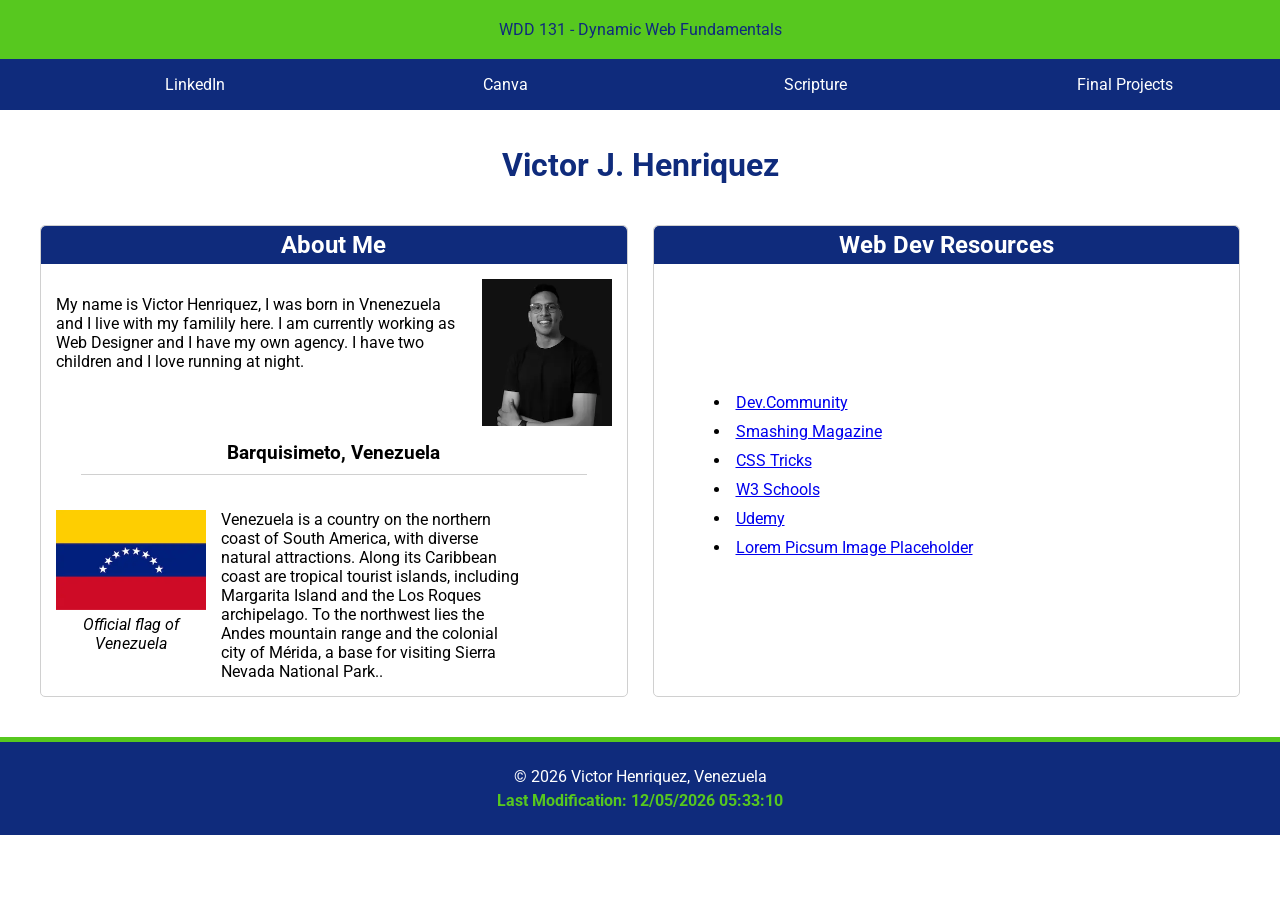
<file: index.html>
<!DOCTYPE html>
<html lang="en-US">

<head>
    <meta charset="UTF-8">
    <meta name="viewport" content="width=device-width, initial-scale=1.0">
    <meta name="description"
        content="WDD 131 - Dynamic Web Fundamentals, Victor Henriquez, my presentation website to show show I am">
    <meta name="author" content="Victor Henriquez">
    <title>WDD 131 - Dynamic Web Fundamentals - Victor Henriquez</title>
    <link rel="stylesheet" href="styles/base.css">
    <script src="scripts/getdates.js" defer></script>
    <link rel="preconnect" href="https://fonts.googleapis.com">
    <link rel="preconnect" href="https://fonts.gstatic.com" crossorigin>
    <link href="https://fonts.googleapis.com/css2?family=Roboto:ital,wght@0,100..900;1,100..900&display=swap"
        rel="stylesheet">
</head>

<body>
    <header>
        <span id="course-title">WDD 131 - Dynamic Web Fundamentals</span>
        <nav>
            <ul>
                <li><a href="https://www.linkedin.com/in/victor-henriquez-/">LinkedIn</a></li>
                <li><a href="https://byupw.instructure.com/.">Canva</a></li>
                <li><a
                        href="https://www.churchofjesuschrist.org/study/scriptures/bofm/moro/7?lang=eng&id=p47-p48#p47">Scripture</a>
                </li>
                <li><a href="#">Final Projects</a></li>
            </ul>
        </nav>
    </header>
    <main>
        <h1>Victor J. Henriquez</h1>
        <section class="card">
            <h2>About Me</h2>
            <img src="images/victor.webp" alt="Victor Henriquez" class="victor">
            <p>My name is Victor Henriquez, I was born in Vnenezuela and I live with my familily here. I am currently
                working as Web Designer and I have my own agency. I have two children and I love running at night.</p>
            <h3>Barquisimeto, Venezuela</h3>
            <figure>
                <img src="images/bandera.webp" alt="Bandera de Venezuela" class="bandera">
                <figcaption>Official flag of Venezuela</figcaption>
            </figure>
            <p class="bandera_text">Venezuela is a country on the northern coast of South America, with diverse natural
                attractions. Along
                its Caribbean
                coast are tropical tourist islands, including Margarita Island and the Los Roques archipelago. To the
                northwest lies the
                Andes mountain range and the colonial city of Mérida, a base for visiting Sierra Nevada National Park..
            </p>
        </section>
        <section class="card">
            <h2>Web Dev Resources</h2>
            <ul class="list">
                <li class="list_li"><a href="#">Dev.Community</a></li>
                <li><a href="#">Smashing Magazine</a></li>
                <li><a href="#">CSS Tricks</a></li>
                <li><a href="#">W3 Schools</a></li>
                <li><a href="#">Udemy</a></li>
                <li><a href="#">Lorem Picsum Image Placeholder</a></li>
            </ul>
        </section>
    </main>
    <footer>
        <p>© <span id="currentyear"></span> Victor Henriquez, Venezuela</p>
        <p id="lastModified"></p>
    </footer>

</body>

</html>
</file>
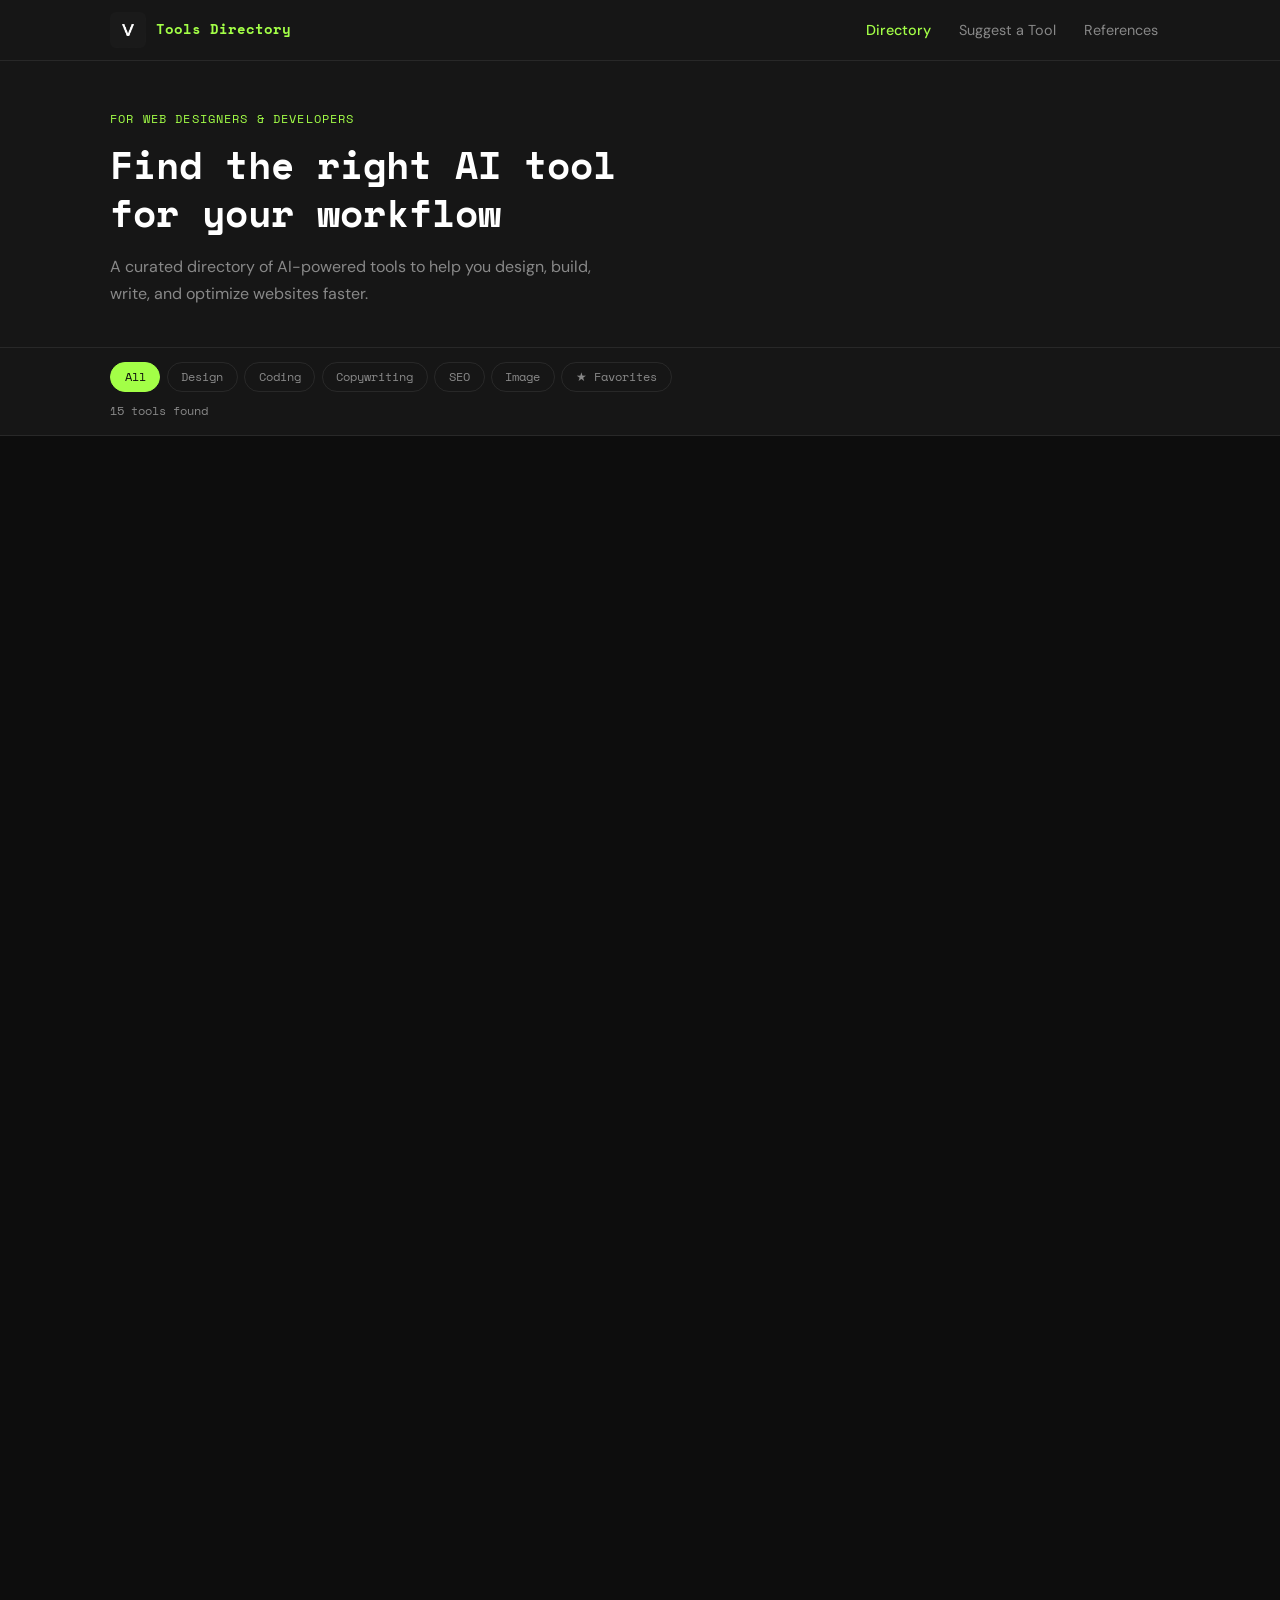
<file: project/index.html>
<!DOCTYPE html>
<html lang="en-US">
<head>
    <meta charset="UTF-8">
    <meta name="viewport" content="width=device-width, initial-scale=1.0">
    <meta name="description" content="AI Tools Directory for Web Creators — A curated collection of artificial intelligence tools for web designers and developers, organized by category.">
    <meta name="author" content="Victor Henriquez">
    <meta name="robots" content="index, follow">
    <meta name="theme-color" content="#a3ff47">
    <meta http-equiv="Cache-Control" content="public, max-age=31536000, immutable">
    <link rel="dns-prefetch" href="//fonts.gstatic.com">
    <meta name="format-detection" content="telephone=no">
    <title>AI Tools Directory for Web Creators</title>
    <link rel="preconnect" href="https://fonts.googleapis.com">
    <link rel="preconnect" href="https://fonts.gstatic.com" crossorigin>
    <link rel="stylesheet" href="https://fonts.googleapis.com/css2?family=Space+Mono:wght@400;700&family=DM+Sans:ital,opsz,wght@0,9..40,300;0,9..40,400;0,9..40,500;1,9..40,300&display=swap">
    <link rel="stylesheet" href="styles/main.css">
    <style>
    /* Critical layout CSS to prevent shifts */
    .tools-grid { min-height: 600px; display: grid; grid-template-columns: 1fr; gap: 1rem; opacity: 0; transition: opacity 0.2s; }
    .tools-grid.loaded { opacity: 1; }
    .hero { min-height: 180px; }
    body { margin: 0; font-family: 'DM Sans', sans-serif; background: #0d0d0d; color: #e8e8e8; }
    </style>
    <script src="scripts/main.js" defer></script>
</head>
<body>

    <header class="site-header">
        <div class="header-inner">
            <a href="index.html" class="logo">
                <img src="images/logo.avif" alt="AI Tools Directory Logo" class="logo-img" width="36" height="36" loading="lazy">
                <span class="logo-text">Tools Directory</span>
            </a>
            <button class="nav-toggle" id="nav-toggle" aria-label="Toggle navigation">&#9776;</button>
            <nav class="main-nav" id="main-nav">
                <a href="index.html" class="nav-link active">Directory</a>
                <a href="suggest.html" class="nav-link">Suggest a Tool</a>
                <a href="references.html" class="nav-link">References</a>
            </nav>
        </div>
    </header>

    <main>

        <!-- HERO -->
        <section class="hero">
            <div class="hero-inner">
                <p class="hero-eyebrow">For web designers &amp; developers</p>
                <h1 class="hero-title">Find the right AI tool<br>for your workflow</h1>
                <p class="hero-subtitle">A curated directory of AI-powered tools to help you design, build, write, and optimize websites faster.</p>
            </div>
        </section>

        <!-- CONTROLS -->
        <section class="controls">
            <div class="controls-inner">
                <div class="filter-row" id="filter-row" role="group" aria-label="Filter by category">
                    <button class="filter-btn active" data-filter="all">All</button>
                    <button class="filter-btn" data-filter="design">Design</button>
                    <button class="filter-btn" data-filter="coding">Coding</button>
                    <button class="filter-btn" data-filter="copywriting">Copywriting</button>
                    <button class="filter-btn" data-filter="seo">SEO</button>
                    <button class="filter-btn" data-filter="image">Image</button>
                    <button class="filter-btn" data-filter="favorites">&#9733; Favorites</button>
                </div>
                <p class="results-count" id="results-count"></p>
            </div>
        </section>

        <!-- TOOLS GRID -->
        <section class="tools-section">
            <div class="tools-grid" id="tools-grid"></div>
            <p class="empty-msg" id="empty-msg" hidden>No tools found. Try a different filter or <a href="suggest.html">suggest one</a>.</p>
        </section>

    </main>

    <footer class="site-footer">
        <div class="footer-inner">
            <p>&#169; <span id="currentyear"></span> Victor Henriquez &mdash; Mérida, Venezuela</p>
            <p id="lastModified"></p>
            <p><a href="references.html" class="footer-link">References &amp; Sources</a></p>
        </div>
    </footer>

</body>
</html>
</file>
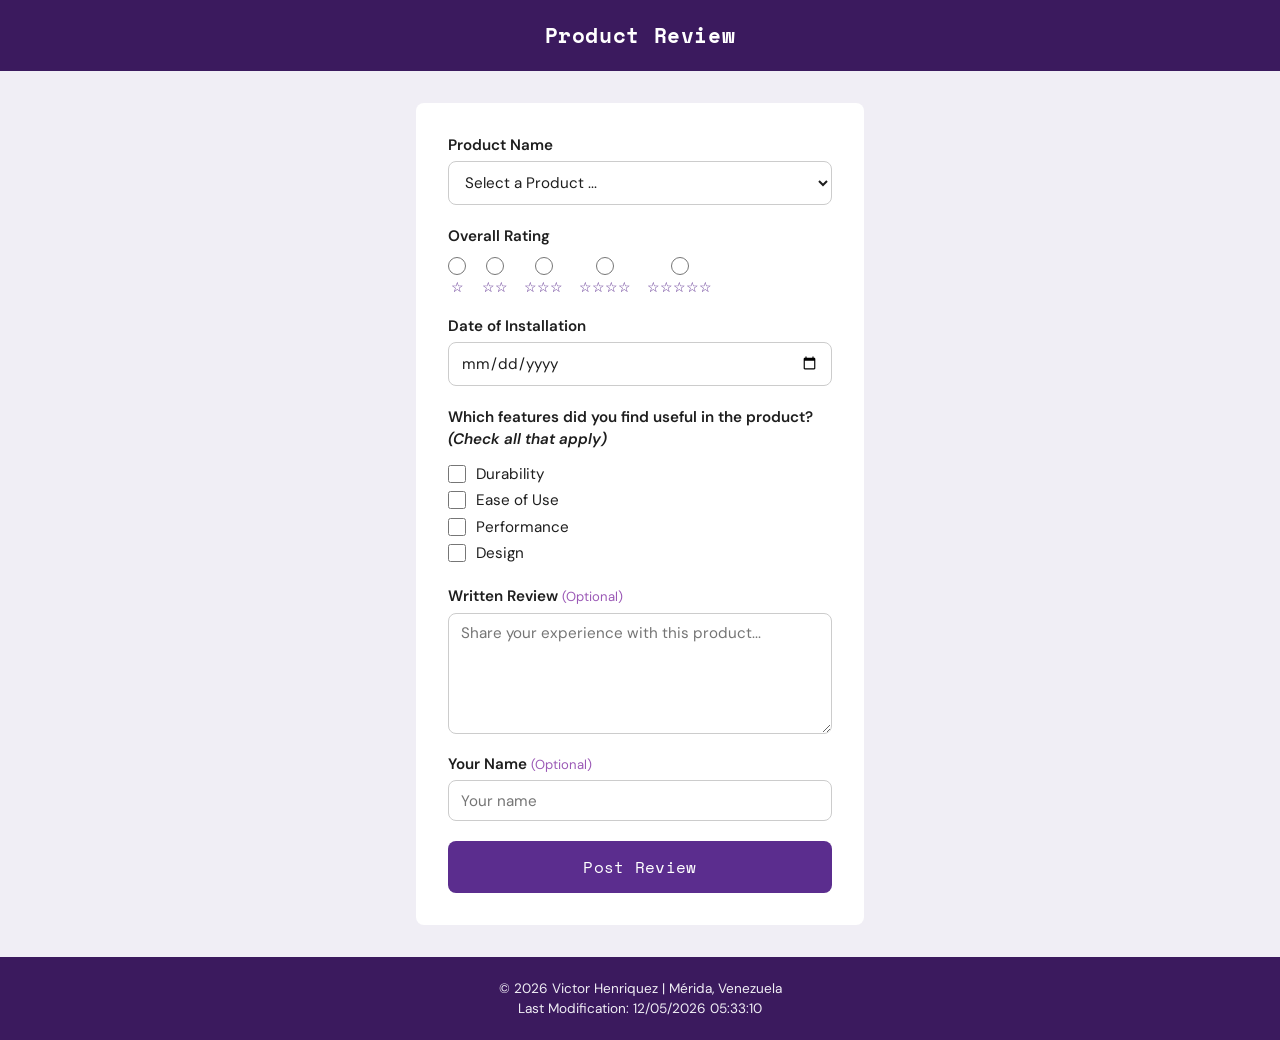
<file: form.html>
<!DOCTYPE html>
<html lang="en-US">
<head>
    <meta charset="UTF-8">
    <meta name="viewport" content="width=device-width, initial-scale=1.0">
    <meta name="description" content="Submit a product review for items like flux capacitors, power laces, and more. Rate your experience and share your feedback with other users.">
    <meta name="author" content="Victor Henriquez">
    <title>Product Review</title>
    <link rel="preconnect" href="https://fonts.googleapis.com">
    <link rel="preconnect" href="https://fonts.gstatic.com" crossorigin>
    <link href="https://fonts.googleapis.com/css2?family=DM+Sans:wght@400;500;600&family=Space+Mono:wght@700&display=swap" rel="stylesheet">
    <link rel="stylesheet" href="styles/form.css">
    <script src="scripts/form.js" defer></script>
</head>
<body>

    <header>
        <h1>Product Review</h1>
    </header>

    <main>
        <form method="get" action="review.html" id="review-form">

            <!-- Product Name -->
            <div class="field-group">
                <label for="product">Product Name</label>
                <select id="product" name="product" required>
                    <option value="" disabled selected>Select a Product ...</option>
                </select>
            </div>

            <!-- Overall Rating -->
            <div class="field-group">
                <fieldset class="rating-fieldset">
                    <legend>Overall Rating</legend>
                    <div class="star-row">
                        <div class="star-item">
                            <input type="radio" id="rating1" name="rating" value="1" required>
                            <label for="rating1">&#9734;</label>
                        </div>
                        <div class="star-item">
                            <input type="radio" id="rating2" name="rating" value="2" required>
                            <label for="rating2">&#9734;&#9734;</label>
                        </div>
                        <div class="star-item">
                            <input type="radio" id="rating3" name="rating" value="3" required>
                            <label for="rating3">&#9734;&#9734;&#9734;</label>
                        </div>
                        <div class="star-item">
                            <input type="radio" id="rating4" name="rating" value="4" required>
                            <label for="rating4">&#9734;&#9734;&#9734;&#9734;</label>
                        </div>
                        <div class="star-item">
                            <input type="radio" id="rating5" name="rating" value="5" required>
                            <label for="rating5">&#9734;&#9734;&#9734;&#9734;&#9734;</label>
                        </div>
                    </div>
                </fieldset>
            </div>

            <!-- Date of Installation -->
            <div class="field-group">
                <label for="install-date">Date of Installation</label>
                <input type="date" id="install-date" name="installDate" required>
            </div>

            <!-- Useful Features -->
            <div class="field-group">
                <fieldset class="check-fieldset">
                    <legend>Which features did you find useful in the product?<br><em>(Check all that apply)</em></legend>
                    <div class="check-item">
                        <input type="checkbox" id="feature-durability" name="features" value="durability">
                        <label for="feature-durability">Durability</label>
                    </div>
                    <div class="check-item">
                        <input type="checkbox" id="feature-ease" name="features" value="ease-of-use">
                        <label for="feature-ease">Ease of Use</label>
                    </div>
                    <div class="check-item">
                        <input type="checkbox" id="feature-performance" name="features" value="performance">
                        <label for="feature-performance">Performance</label>
                    </div>
                    <div class="check-item">
                        <input type="checkbox" id="feature-design" name="features" value="design">
                        <label for="feature-design">Design</label>
                    </div>
                </fieldset>
            </div>

            <!-- Written Review -->
            <div class="field-group">
                <label for="written-review">Written Review <span class="optional">(Optional)</span></label>
                <textarea id="written-review" name="writtenReview" rows="5" placeholder="Share your experience with this product..."></textarea>
            </div>

            <!-- User Name -->
            <div class="field-group">
                <label for="username">Your Name <span class="optional">(Optional)</span></label>
                <input type="text" id="username" name="username" placeholder="Your name">
            </div>

            <!-- Submit -->
            <div class="field-group">
                <input type="submit" value="Post Review">
            </div>

        </form>
    </main>

    <footer>
        <p>© <span id="currentyear"></span> Victor Henriquez | Mérida, Venezuela</p>
        <p id="lastModified"></p>
    </footer>

</body>
</html>
</file>
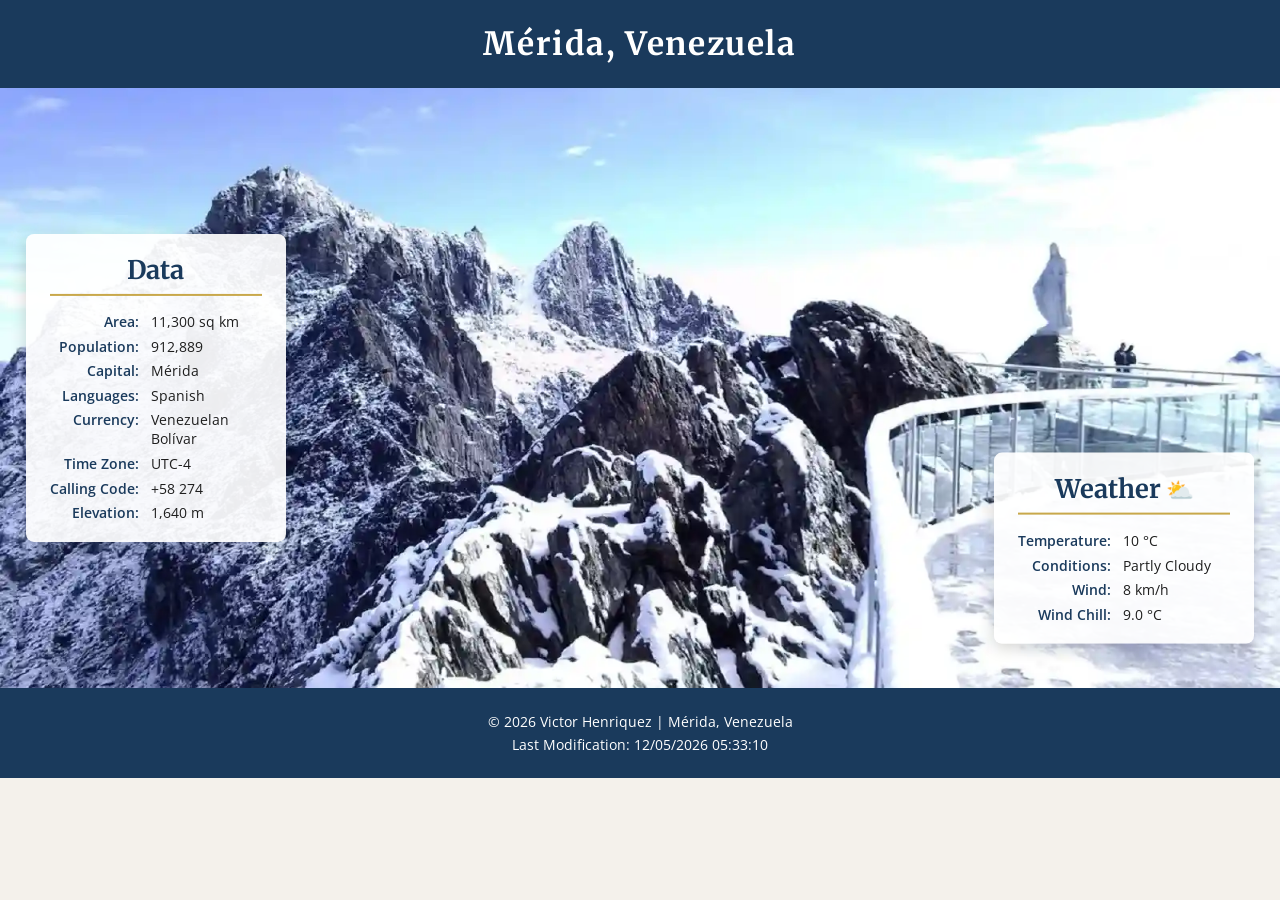
<file: place.html>
<!DOCTYPE html>
<html lang="es">
<head>
    <meta charset="UTF-8">
    <meta name="viewport" content="width=device-width, initial-scale=1.0">
    <meta name="description" content="Informative page about Mérida, Venezuela. Data, weather, and more.">
    <meta name="author" content="Victor Henriquez">
    <title>Mérida, Venezuela</title>
    <link rel="preconnect" href="https://fonts.googleapis.com">
    <link rel="preconnect" href="https://fonts.gstatic.com" crossorigin>
    <link href="https://fonts.googleapis.com/css2?family=Merriweather:wght@400;700&family=Open+Sans:wght@400;600&display=swap" rel="stylesheet">
    <link rel="stylesheet" href="styles/place.css">
    <script src="scripts/place.js" defer></script>
</head>
<body>
    <header>
        <h1>Mérida, Venezuela</h1>
    </header>

    <main class="hero-container">
        <picture>
            <source media="(min-width: 640px)" srcset="images/merida-large.webp">
            <img src="images/merida-small.webp" 
                 alt="Vista panorámica de Mérida, Venezuela" 
                 fetchpriority="high"
                 width="800" height="600">
        </picture>

        <section class="data-card">
            <h2>Data</h2>
            <dl>
            <dt>Area:</dt>        <dd>11,300 sq km</dd>
            <dt>Population:</dt>  <dd>912,889</dd>
            <dt>Capital:</dt>     <dd>Mérida</dd>
            <dt>Languages:</dt>   <dd>Spanish</dd>
            <dt>Currency:</dt>    <dd>Venezuelan Bolívar</dd>
            <dt>Time Zone:</dt>   <dd>UTC-4</dd>
            <dt>Calling Code:</dt><dd>+58 274</dd>
            <dt>Elevation:</dt>   <dd>1,640 m</dd>
            </dl>
        </section>

        <section class="weather-card">
            <h2 class="weather-title">Weather</h2>
            <img src="images/weather-icon.svg" alt="Parcialmente nublado" class="weather-icon-mobile">
            <dl>
                <dt>Temperature:</dt> <dd>10 °C</dd>
                <dt>Conditions:</dt>  <dd>Partly Cloudy</dd>
                <dt>Wind:</dt>        <dd>8 km/h</dd>
                <dt>Wind Chill:</dt>  <dd id="windchill">--</dd>
            </dl>
        </section>
    </main>

    <footer>
        <p>© <span id="currentyear"></span> Victor Henriquez | Mérida, Venezuela</p>
        <p id="lastModified"></p>
    </footer>
</body>
</html>
</file>
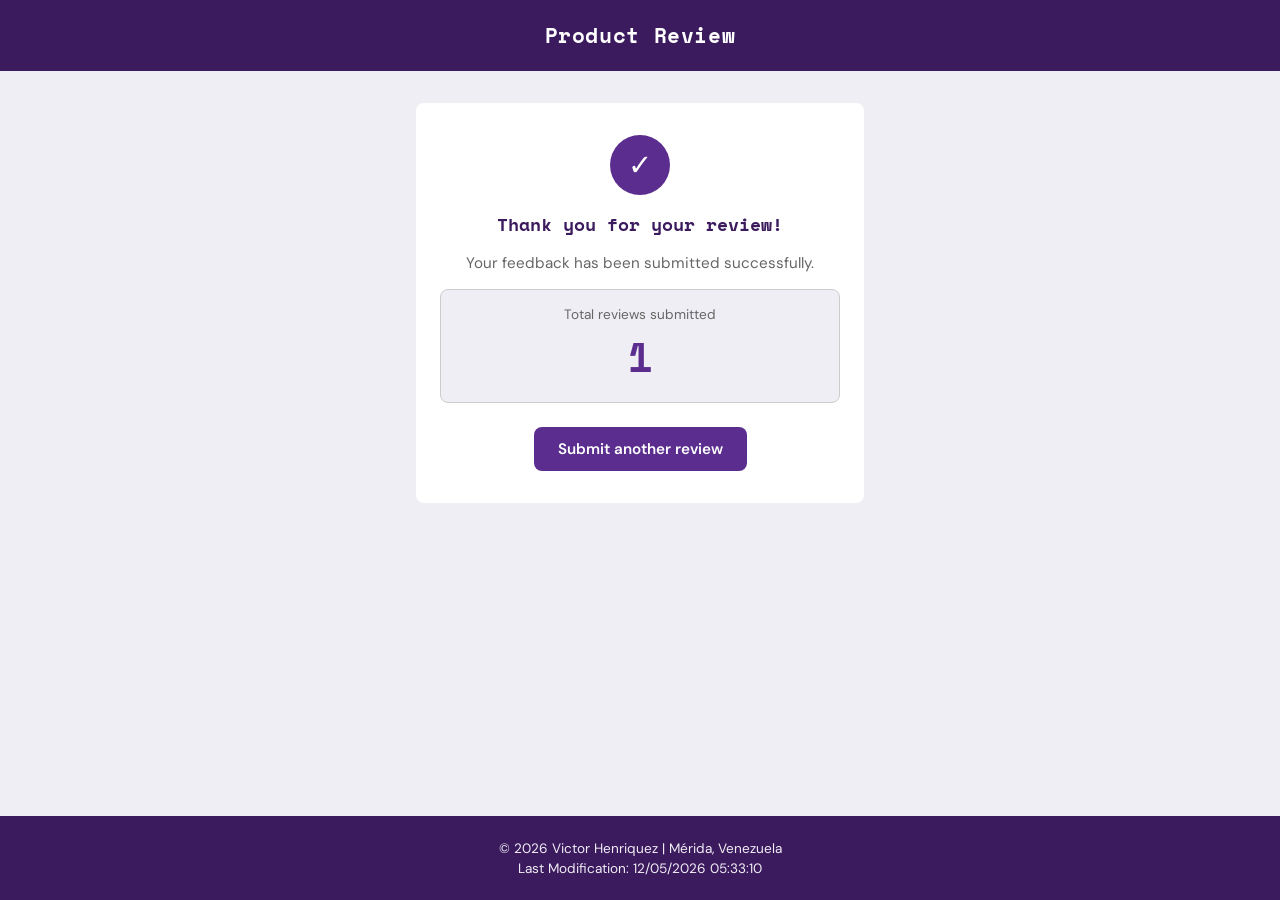
<file: review.html>
<!DOCTYPE html>
<html lang="en-US">
<head>
    <meta charset="UTF-8">
    <meta name="viewport" content="width=device-width, initial-scale=1.0">
    <meta name="description" content="Review Confirmation — WDD131">
    <meta name="author" content="Victor Henriquez">
    <title>Review Submitted</title>
    <link rel="preconnect" href="https://fonts.googleapis.com">
    <link rel="preconnect" href="https://fonts.gstatic.com" crossorigin>
    <link href="https://fonts.googleapis.com/css2?family=DM+Sans:wght@400;500;600&family=Space+Mono:wght@700&display=swap" rel="stylesheet">
    <link rel="stylesheet" href="styles/form.css">
    <script src="scripts/review.js" defer></script>
</head>
<body>

    <header>
        <h1>Product Review</h1>
    </header>

    <main>
        <div class="confirmation-card">
            <div class="check-icon">&#10003;</div>
            <h2>Thank you for your review!</h2>
            <p class="confirm-msg">Your feedback has been submitted successfully.</p>

            <div class="review-count-box">
                <span class="count-label">Total reviews submitted</span>
                <span class="count-number" id="review-count">0</span>
            </div>

            <a href="form.html" class="back-link">Submit another review</a>
        </div>
    </main>

    <footer>
        <p>© <span id="currentyear"></span> Victor Henriquez | Mérida, Venezuela</p>
        <p id="lastModified"></p>
    </footer>

</body>
</html>
</file>
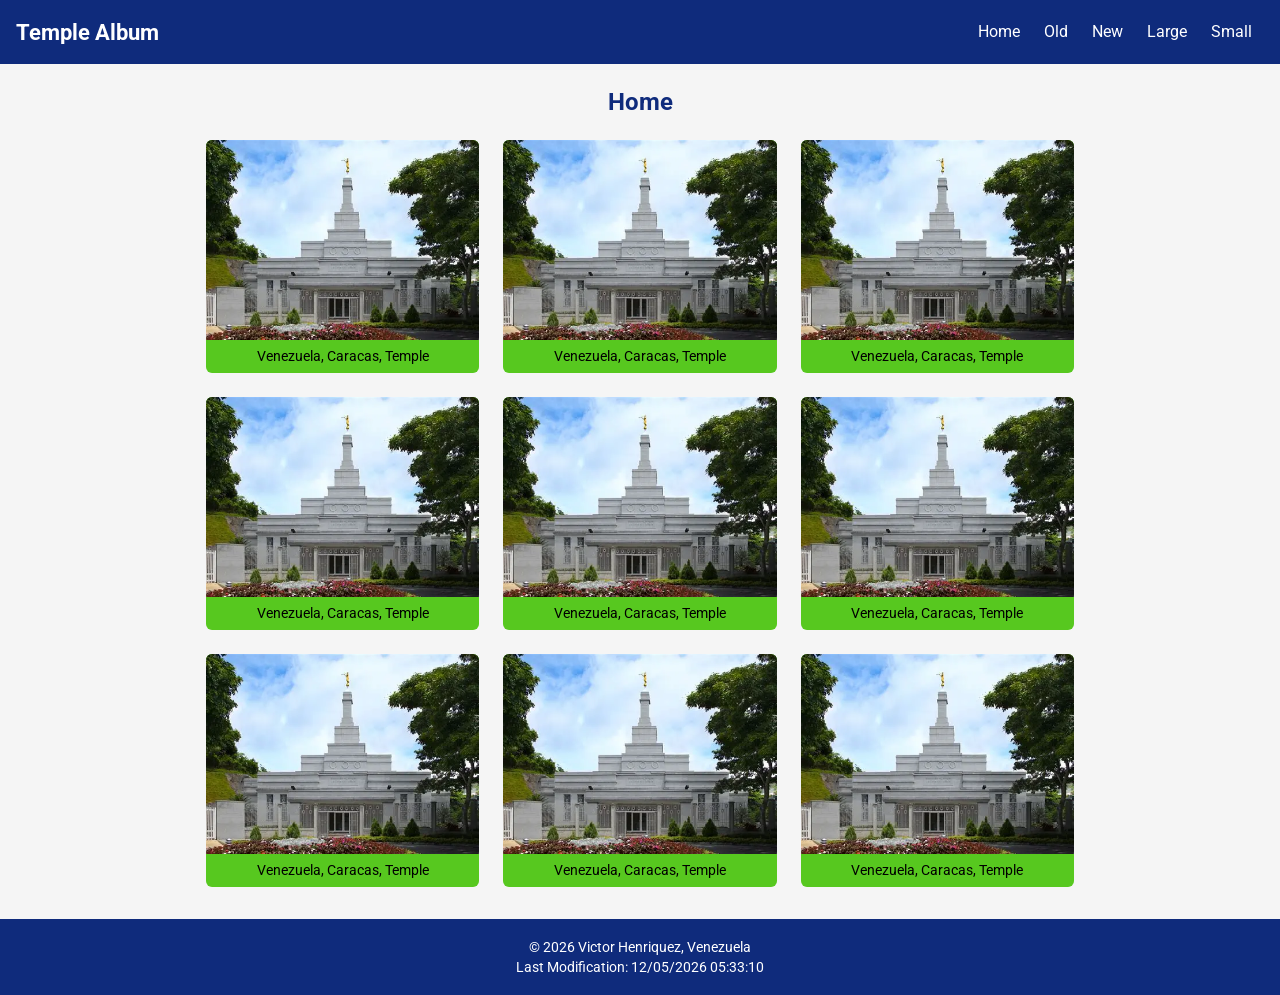
<file: temples.html>
<!DOCTYPE html>
<html lang="en-US">
<head>
    <meta charset="UTF-8">
    <meta name="viewport" content="width=device-width, initial-scale=1.0">
    <meta name="description" content="A photo album of temples around the world. Includes images and descriptions of various temples, showcasing their architecture and cultural significance.">
     <meta name="author" content="Victor Henriquez">
    <title>Temple Album</title>
    <link rel="preconnect" href="https://fonts.googleapis.com">
    <link rel="preconnect" href="https://fonts.gstatic.com" crossorigin>
    <link href="https://fonts.googleapis.com/css2?family=Roboto:ital,wght@0,100..900;1,100..900&display=swap" rel="stylesheet">
    <link rel="stylesheet" href="styles/temples.css">
    <link rel="stylesheet" href="styles/temples-large.css">
    <script src="scripts/temples.js" defer></script>
</head>
<body>
    <header>
        <p>Temple Album</p>
        <button id="hamburger">&#9776;</button>
        <nav>
            <a href="#">Home</a> 
            <a href="#">Old</a> 
            <a href="#">New</a>
            <a href="#">Large</a>
            <a href="#">Small</a>                  
        </nav>
    </header>
    <main>
        <h1>Home</h1>
    <div class="gallery">
        <figure>
            <img src="images/temple.webp" alt="Venezuela, Caracas, Temple" fetchpriority="high" width="400" height="200">
            <figcaption>Venezuela, Caracas, Temple</figcaption>
        </figure>
        <figure>
            <img src="images/temple.webp" alt="Venezuela, Caracas, Temple" width="400" height="200">
            <figcaption>Venezuela, Caracas, Temple</figcaption>
        </figure>
        <figure>
            <img src="images/temple.webp" alt="Venezuela, Caracas, Temple" width="400" height="200">
            <figcaption>Venezuela, Caracas, Temple</figcaption>
        </figure>
        <figure>
            <img src="images/temple.webp" alt="Venezuela, Caracas, Temple" width="400" height="200">
            <figcaption>Venezuela, Caracas, Temple</figcaption>
        </figure>
        <figure>
            <img src="images/temple.webp" alt="Venezuela, Caracas, Temple" width="400" height="200">
            <figcaption>Venezuela, Caracas, Temple</figcaption>
        </figure>
        <figure>
            <img src="images/temple.webp" alt="Venezuela, Caracas, Temple" width="400" height="200">
            <figcaption>Venezuela, Caracas, Temple</figcaption>
        </figure>
        <figure>
            <img src="images/temple.webp" alt="Venezuela, Caracas, Temple" width="400" height="200">
            <figcaption>Venezuela, Caracas, Temple</figcaption>
        </figure>
        <figure>
            <img src="images/temple.webp" alt="Venezuela, Caracas, Temple" width="400" height="200">
            <figcaption>Venezuela, Caracas, Temple</figcaption>
        </figure>
        <figure>
            <img src="images/temple.webp" alt="Venezuela, Caracas, Temple" width="400" height="200">
            <figcaption>Venezuela, Caracas, Temple</figcaption>
        </figure>
    </div>    
    </main>
    <footer>
        <p>© <span id="setcurrentyear"></span> Victor Henriquez, Venezuela</p>
        <p id="setlastModified"></p>
    </footer>
</body>
</html>
</file>
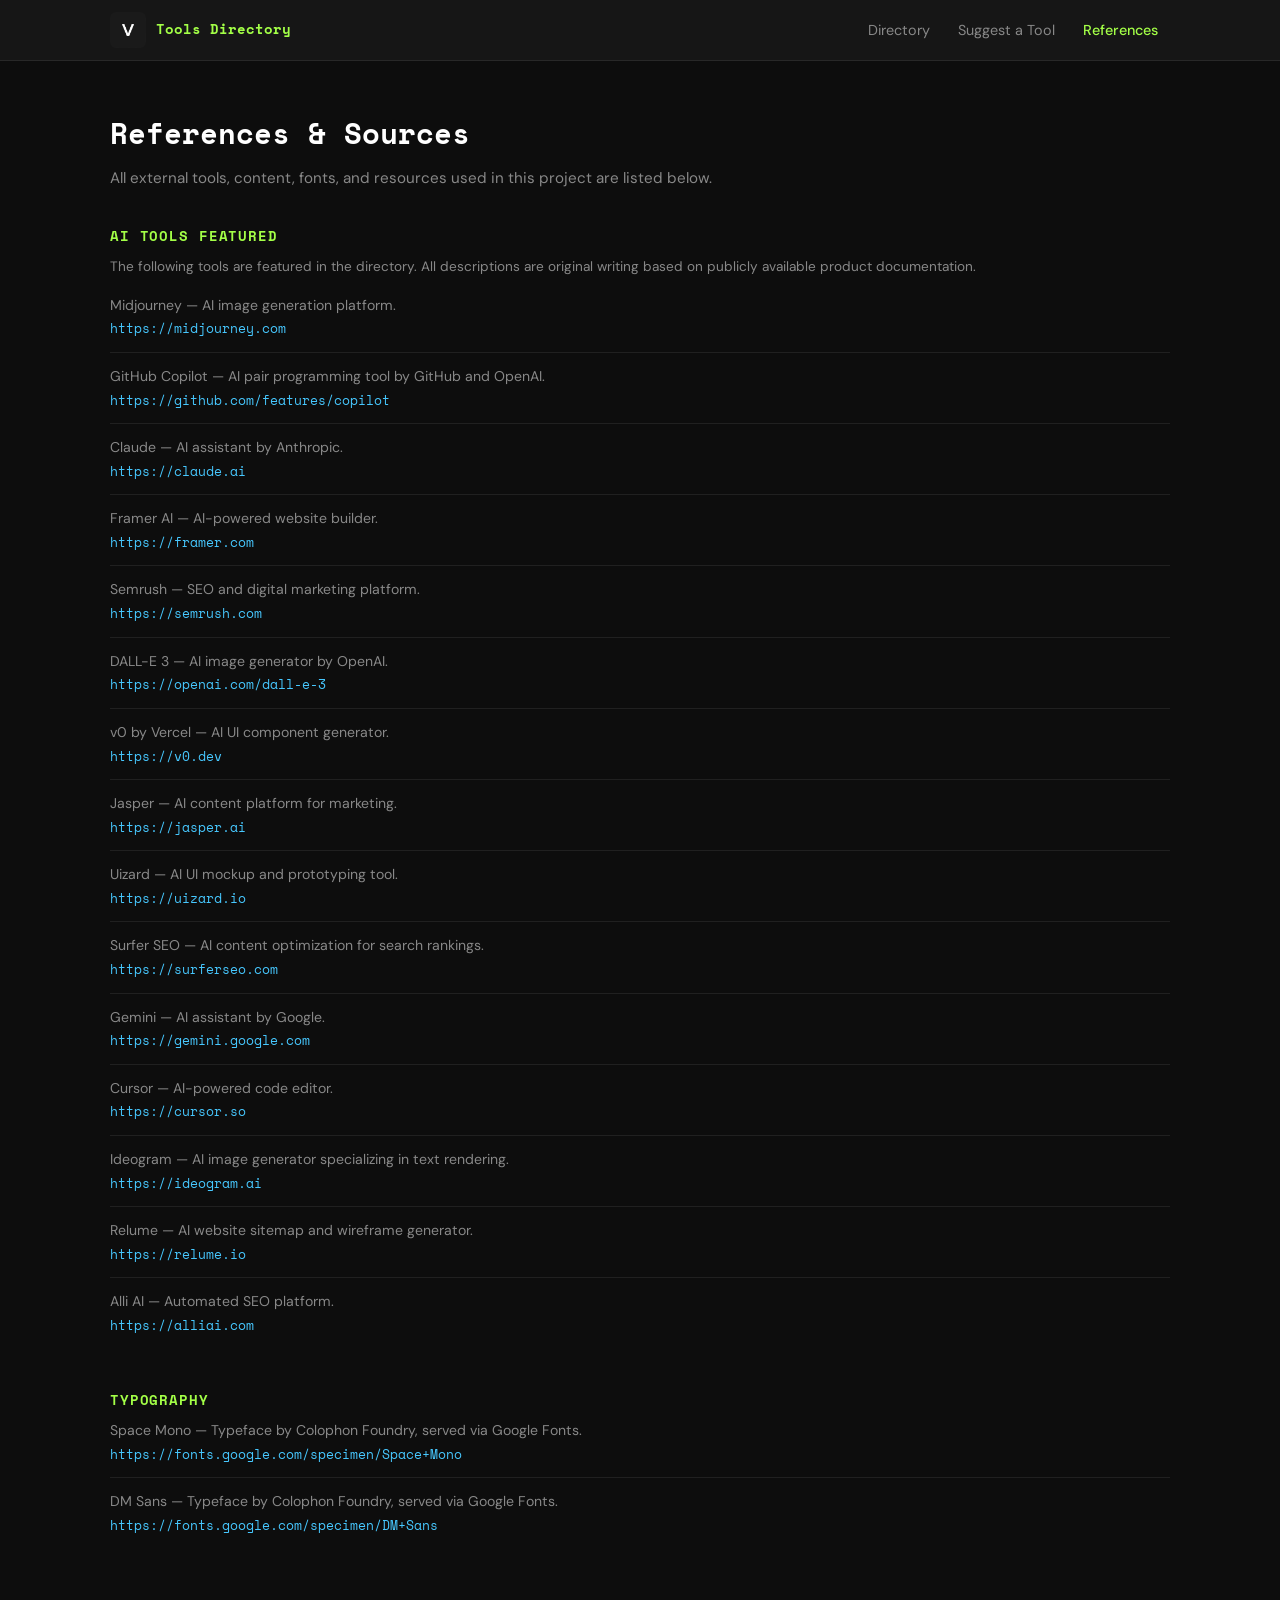
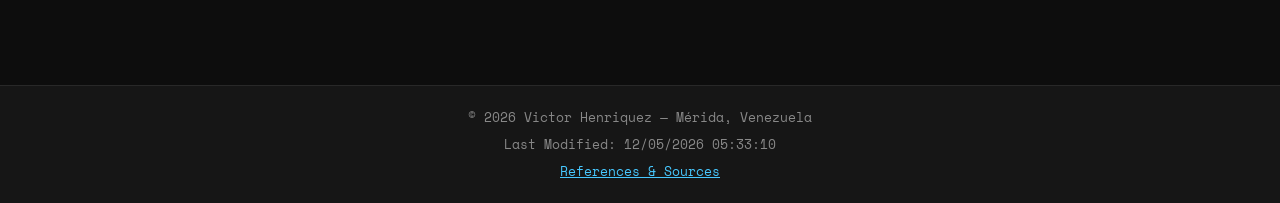
<file: project/references.html>
<!DOCTYPE html>
<html lang="en-US">
<head>
    <meta charset="UTF-8">
    <meta name="viewport" content="width=device-width, initial-scale=1.0">
    <meta name="description" content="References and sources used in the AI Tools Directory for Web Creators, including tool websites, images, and content attributions.">
    <meta name="author" content="Victor Henriquez">
    <title>References — AI Tools Directory</title>
    <link rel="preconnect" href="https://fonts.googleapis.com">
    <link rel="preconnect" href="https://fonts.gstatic.com" crossorigin>
    <link rel="stylesheet" href="https://fonts.googleapis.com/css2?family=Space+Mono:wght@400;700&family=DM+Sans:ital,opsz,wght@0,9..40,300;0,9..40,400;0,9..40,500;1,9..40,300&display=swap">
    <link rel="stylesheet" href="styles/main.css">
    <style>
    /* Critical layout CSS */
    body { margin: 0; font-family: 'DM Sans', sans-serif; background: #0d0d0d; color: #e8e8e8; }
    .page-inner { max-width: 1100px; margin: 0 auto; padding: 3rem 1.25rem 6rem; }
    </style>
    <script src="scripts/references.js" defer></script>
</head>
<body>

    <header class="site-header">
        <div class="header-inner">
            <a href="index.html" class="logo">
                <img src="images/logo.avif" alt="AI Tools Directory Logo" class="logo-img" width="36" height="36" loading="lazy">
                <span class="logo-text">Tools Directory</span>
            </a>
            <button class="nav-toggle" id="nav-toggle" aria-label="Toggle navigation">&#9776;</button>
            <nav class="main-nav" id="main-nav">
                <a href="index.html" class="nav-link">Directory</a>
                <a href="suggest.html" class="nav-link">Suggest a Tool</a>
                <a href="references.html" class="nav-link active">References</a>
            </nav>
        </div>
    </header>

    <main>
        <div class="page-inner">

            <h1 class="page-title">References &amp; Sources</h1>
            <p class="page-subtitle">All external tools, content, fonts, and resources used in this project are listed below.</p>

            <!-- AI Tools Referenced -->
            <section class="ref-section">
                <h2 class="ref-section-title">AI Tools Featured</h2>
                <p class="ref-section-desc">The following tools are featured in the directory. All descriptions are original writing based on publicly available product documentation.</p>
                <ul class="references-list">
                    <li>
                        Midjourney — AI image generation platform.
                        <a href="https://midjourney.com" target="_blank" rel="noopener">https://midjourney.com</a>
                    </li>
                    <li>
                        GitHub Copilot — AI pair programming tool by GitHub and OpenAI.
                        <a href="https://github.com/features/copilot" target="_blank" rel="noopener">https://github.com/features/copilot</a>
                    </li>
                    <li>
                        Claude — AI assistant by Anthropic.
                        <a href="https://claude.ai" target="_blank" rel="noopener">https://claude.ai</a>
                    </li>
                    <li>
                        Framer AI — AI-powered website builder.
                        <a href="https://framer.com" target="_blank" rel="noopener">https://framer.com</a>
                    </li>
                    <li>
                        Semrush — SEO and digital marketing platform.
                        <a href="https://semrush.com" target="_blank" rel="noopener">https://semrush.com</a>
                    </li>
                    <li>
                        DALL-E 3 — AI image generator by OpenAI.
                        <a href="https://openai.com/dall-e-3" target="_blank" rel="noopener">https://openai.com/dall-e-3</a>
                    </li>
                    <li>
                        v0 by Vercel — AI UI component generator.
                        <a href="https://v0.dev" target="_blank" rel="noopener">https://v0.dev</a>
                    </li>
                    <li>
                        Jasper — AI content platform for marketing.
                        <a href="https://jasper.ai" target="_blank" rel="noopener">https://jasper.ai</a>
                    </li>
                    <li>
                        Uizard — AI UI mockup and prototyping tool.
                        <a href="https://uizard.io" target="_blank" rel="noopener">https://uizard.io</a>
                    </li>
                    <li>
                        Surfer SEO — AI content optimization for search rankings.
                        <a href="https://surferseo.com" target="_blank" rel="noopener">https://surferseo.com</a>
                    </li>
                    <li>
                        Gemini — AI assistant by Google.
                        <a href="https://gemini.google.com" target="_blank" rel="noopener">https://gemini.google.com</a>
                    </li>
                    <li>
                        Cursor — AI-powered code editor.
                        <a href="https://cursor.so" target="_blank" rel="noopener">https://cursor.so</a>
                    </li>
                    <li>
                        Ideogram — AI image generator specializing in text rendering.
                        <a href="https://ideogram.ai" target="_blank" rel="noopener">https://ideogram.ai</a>
                    </li>
                    <li>
                        Relume — AI website sitemap and wireframe generator.
                        <a href="https://relume.io" target="_blank" rel="noopener">https://relume.io</a>
                    </li>
                    <li>
                        Alli AI — Automated SEO platform.
                        <a href="https://alliai.com" target="_blank" rel="noopener">https://alliai.com</a>
                    </li>
                </ul>
            </section>

            <!-- Typography -->
            <section class="ref-section">
                <h2 class="ref-section-title">Typography</h2>
                <ul class="references-list">
                    <li>
                        Space Mono — Typeface by Colophon Foundry, served via Google Fonts.
                        <a href="https://fonts.google.com/specimen/Space+Mono" target="_blank" rel="noopener">https://fonts.google.com/specimen/Space+Mono</a>
                    </li>
                    <li>
                        DM Sans — Typeface by Colophon Foundry, served via Google Fonts.
                        <a href="https://fonts.google.com/specimen/DM+Sans" target="_blank" rel="noopener">https://fonts.google.com/specimen/DM+Sans</a>
                    </li>
                </ul>
            </section>



        </div>
    </main>

    <footer class="site-footer">
        <div class="footer-inner">
            <p>&#169; <span id="currentyear"></span> Victor Henriquez &mdash; Mérida, Venezuela</p>
            <p id="lastModified"></p>
            <p><a href="references.html" class="footer-link">References &amp; Sources</a></p>
        </div>
    </footer>

</body>
</html>
</file>
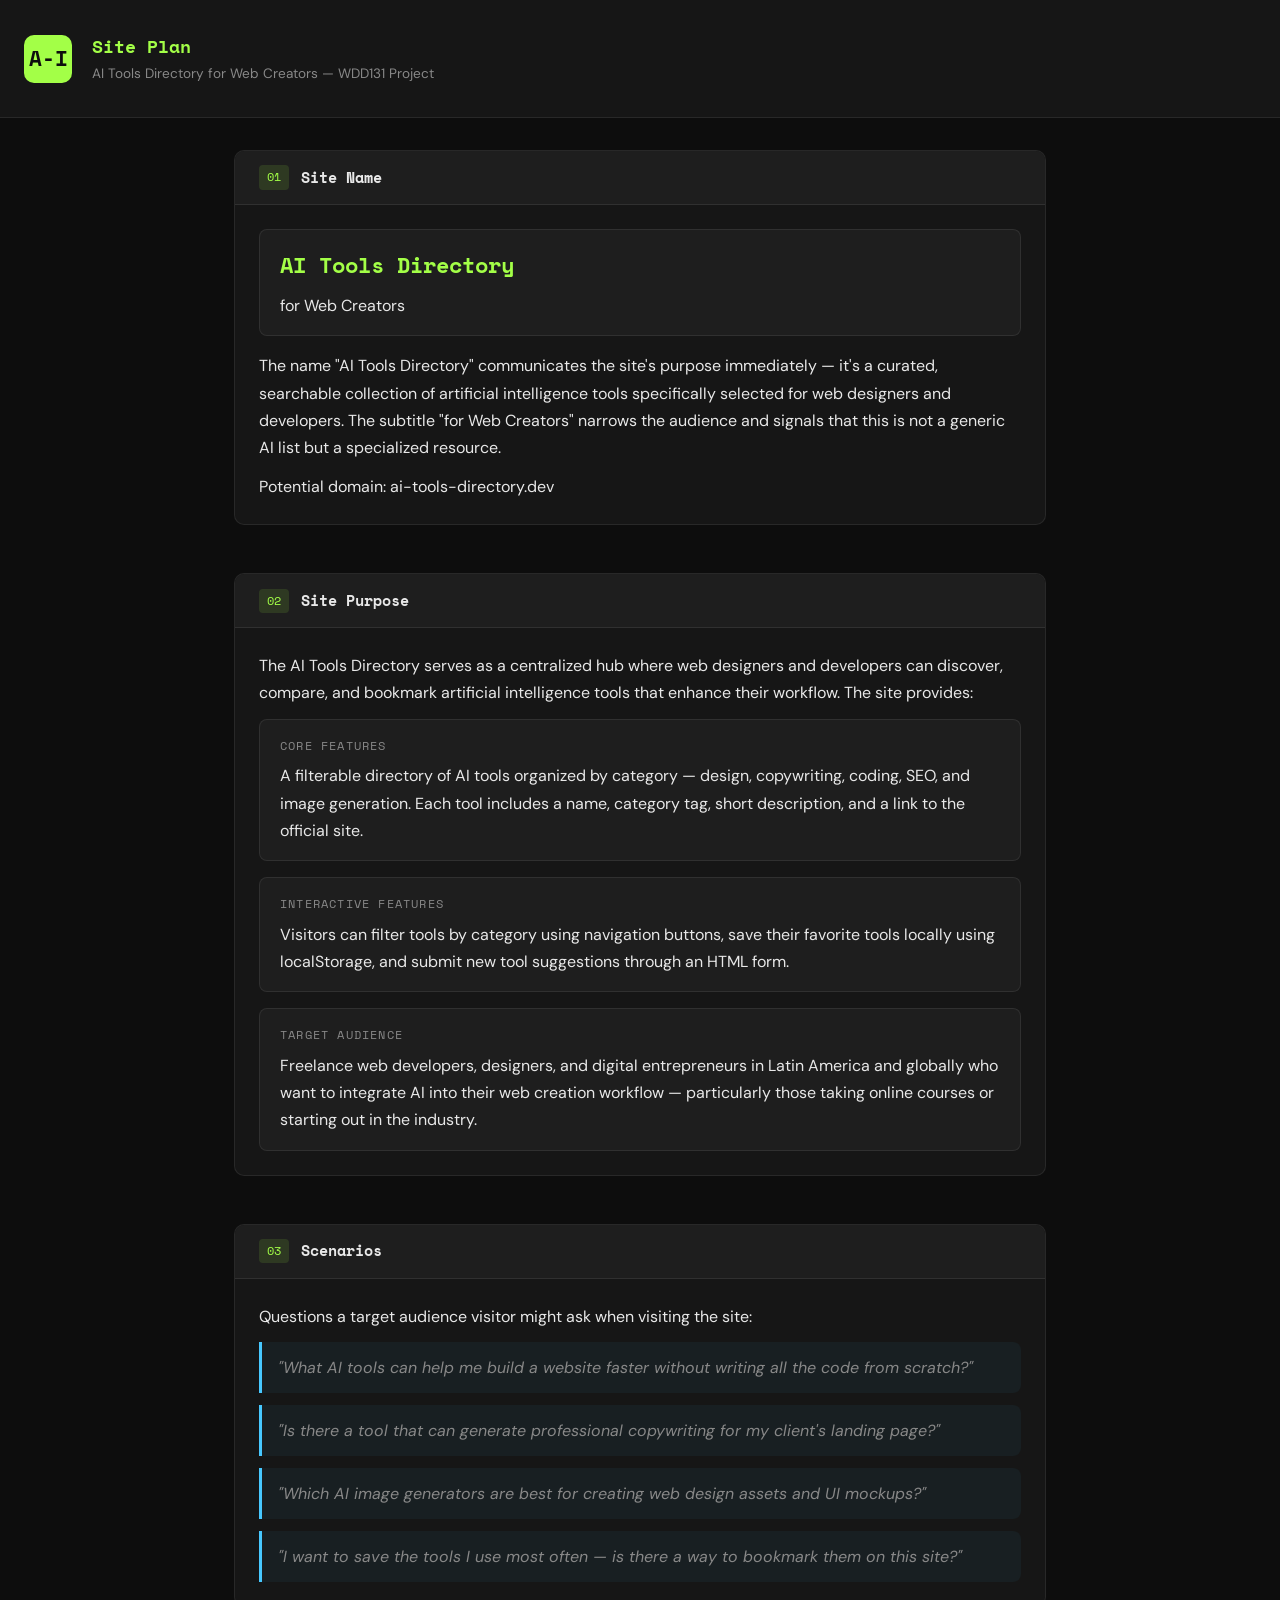
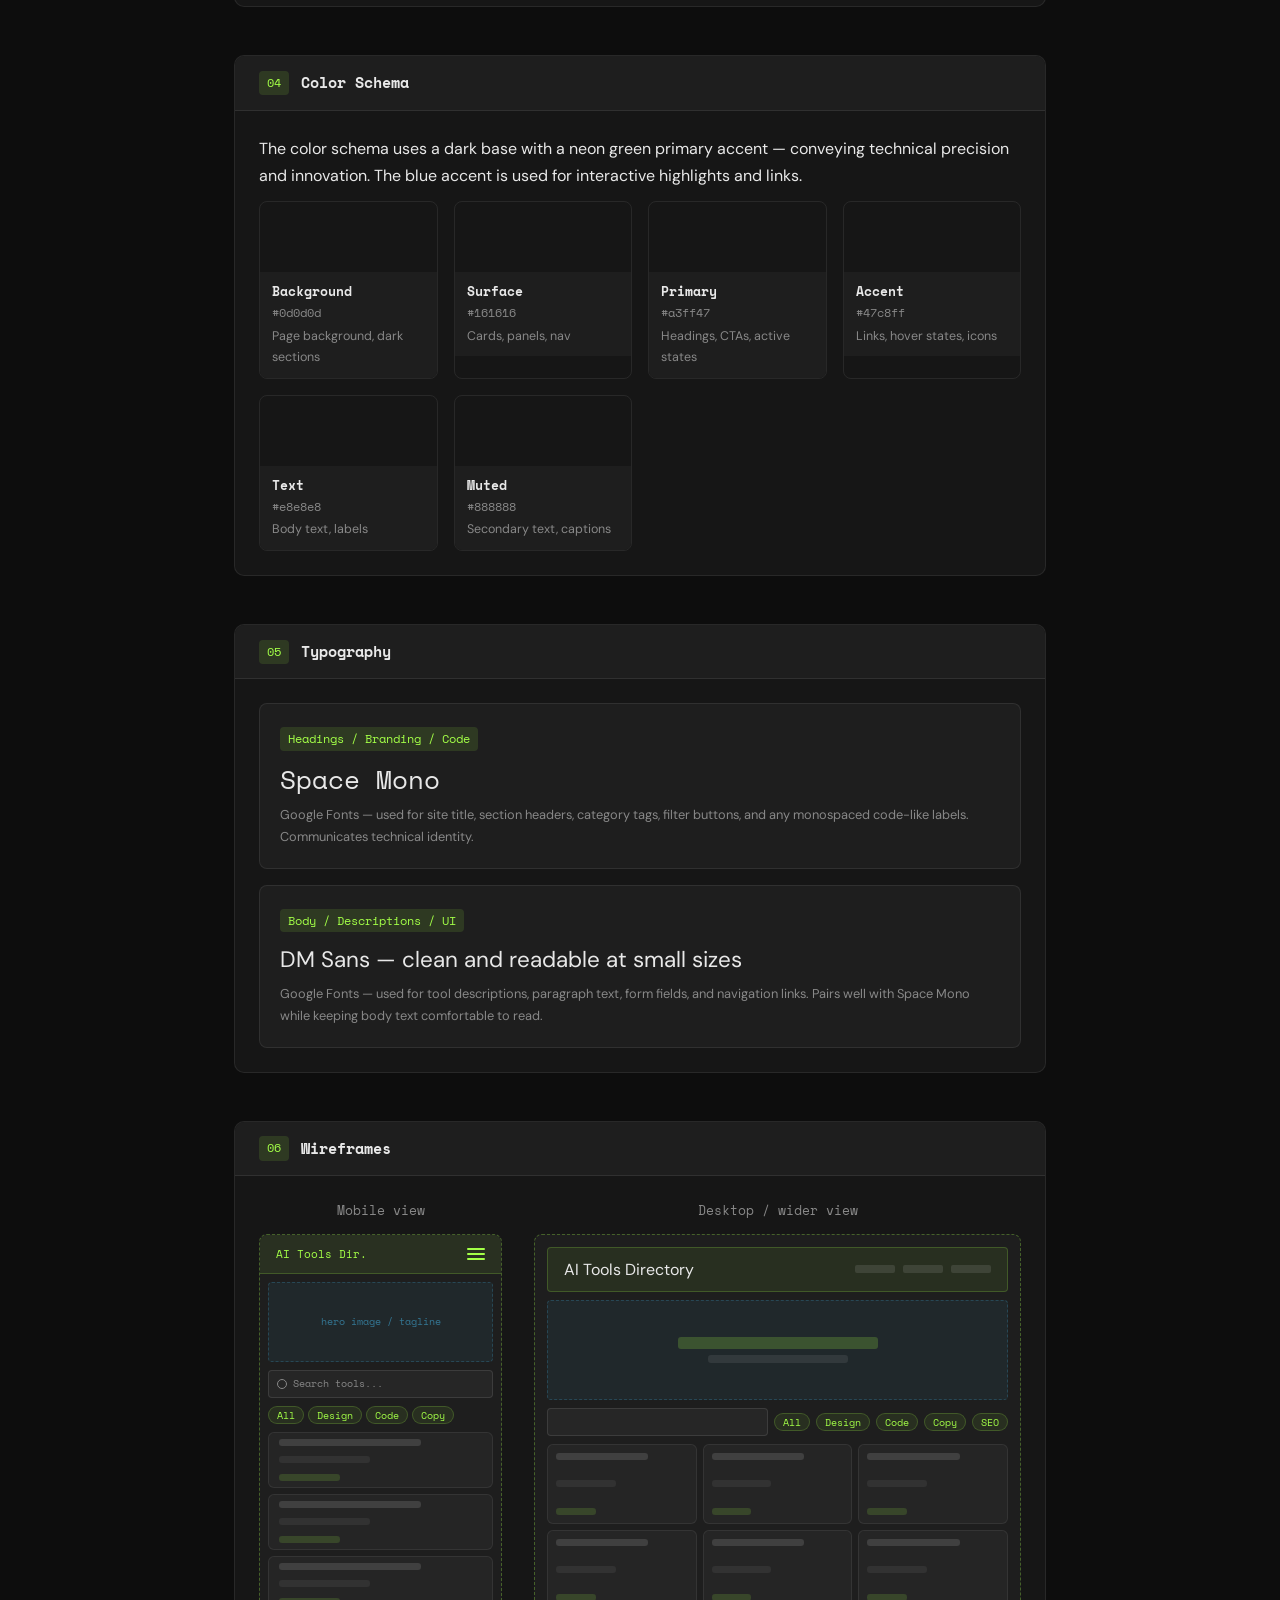
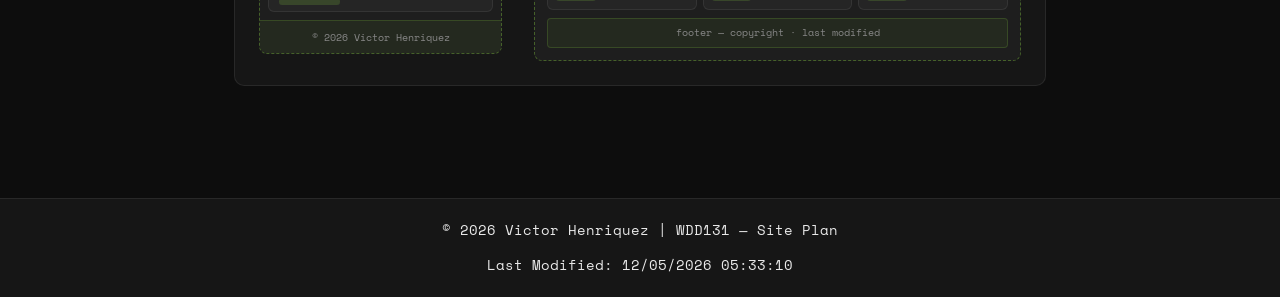
<file: project/siteplan.html>
<!DOCTYPE html>
<html lang="en-US">
<head>
    <meta charset="UTF-8">
    <meta name="viewport" content="width=device-width, initial-scale=1.0">
    <meta name="description" content="Site plan for AI Tools Directory for Web Creators — WDD131 Project">
    <meta name="author" content="Victor Henriquez">
    <title>Site Plan — AI Tools Directory for Web Creators</title>
    <link rel="preconnect" href="https://fonts.googleapis.com">
    <link rel="preconnect" href="https://fonts.gstatic.com" crossorigin>
    <link href="https://fonts.googleapis.com/css2?family=Space+Mono:wght@400;700&family=DM+Sans:wght@300;400;500&display=swap" rel="stylesheet">
    <link rel="stylesheet" href="styles/siteplan.css">
</head>
<body>

<header>
    <div class="logo">A-I</div>
    <div>
        <h1>Site Plan</h1>
        <p>AI Tools Directory for Web Creators — WDD131 Project</p>
    </div>
</header>

<main>

    <!-- 1. SITE NAME -->
    <section>
        <div class="section-header">
            <span class="section-number">01</span>
            <h2>Site Name</h2>
        </div>
        <div class="section-body">
            <div class="value-box">
                <div class="site-name-display">AI Tools Directory</div>
                <p class="text-muted-small">for Web Creators</p>
            </div>
            <p>The name "AI Tools Directory" communicates the site's purpose immediately — it's a curated, searchable collection of artificial intelligence tools specifically selected for web designers and developers. The subtitle "for Web Creators" narrows the audience and signals that this is not a generic AI list but a specialized resource.</p>
            <p>Potential domain: <span class="domain-tag">ai-tools-directory.dev</span></p>
        </div>
    </section>

    <!-- 2. SITE PURPOSE -->
    <section>
        <div class="section-header">
            <span class="section-number">02</span>
            <h2>Site Purpose</h2>
        </div>
        <div class="section-body">
            <p>The AI Tools Directory serves as a centralized hub where web designers and developers can discover, compare, and bookmark artificial intelligence tools that enhance their workflow. The site provides:</p>
            <div class="value-box">
                <div class="label">Core features</div>
                <p>A filterable directory of AI tools organized by category — design, copywriting, coding, SEO, and image generation. Each tool includes a name, category tag, short description, and a link to the official site.</p>
            </div>
            <div class="value-box">
                <div class="label">Interactive features</div>
                <p>Visitors can filter tools by category using navigation buttons, save their favorite tools locally using localStorage, and submit new tool suggestions through an HTML form.</p>
            </div>
            <div class="value-box">
                <div class="label">Target audience</div>
                <p>Freelance web developers, designers, and digital entrepreneurs in Latin America and globally who want to integrate AI into their web creation workflow — particularly those taking online courses or starting out in the industry.</p>
            </div>
        </div>
    </section>

    <!-- 3. SCENARIOS -->
    <section>
        <div class="section-header">
            <span class="section-number">03</span>
            <h2>Scenarios</h2>
        </div>
        <div class="section-body">
            <p>Questions a target audience visitor might ask when visiting the site:</p>
            <div class="scenario">"What AI tools can help me build a website faster without writing all the code from scratch?"</div>
            <div class="scenario">"Is there a tool that can generate professional copywriting for my client's landing page?"</div>
            <div class="scenario">"Which AI image generators are best for creating web design assets and UI mockups?"</div>
            <div class="scenario">"I want to save the tools I use most often — is there a way to bookmark them on this site?"</div>
        </div>
    </section>

    <!-- 4. COLOR SCHEMA -->
    <section>
        <div class="section-header">
            <span class="section-number">04</span>
            <h2>Color Schema</h2>
        </div>
        <div class="section-body">
            <p class="color-intro">The color schema uses a dark base with a neon green primary accent — conveying technical precision and innovation. The blue accent is used for interactive highlights and links.</p>
            <div class="color-grid">
                <div class="color-card">
                    <div class="color-swatch bg-bg"></div>
                    <div class="color-info">
                        <div class="color-name">Background</div>
                        <div class="color-hex">#0d0d0d</div>
                        <div class="color-use">Page background, dark sections</div>
                    </div>
                </div>
                <div class="color-card">
                    <div class="color-swatch bg-surface"></div>
                    <div class="color-info">
                        <div class="color-name">Surface</div>
                        <div class="color-hex">#161616</div>
                        <div class="color-use">Cards, panels, nav</div>
                    </div>
                </div>
                <div class="color-card">
                    <div class="color-swatch bg-primary"></div>
                    <div class="color-info">
                        <div class="color-name">Primary</div>
                        <div class="color-hex">#a3ff47</div>
                        <div class="color-use">Headings, CTAs, active states</div>
                    </div>
                </div>
                <div class="color-card">
                    <div class="color-swatch bg-accent"></div>
                    <div class="color-info">
                        <div class="color-name">Accent</div>
                        <div class="color-hex">#47c8ff</div>
                        <div class="color-use">Links, hover states, icons</div>
                    </div>
                </div>
                <div class="color-card">
                    <div class="color-swatch bg-text"></div>
                    <div class="color-info">
                        <div class="color-name">Text</div>
                        <div class="color-hex">#e8e8e8</div>
                        <div class="color-use">Body text, labels</div>
                    </div>
                </div>
                <div class="color-card">
                    <div class="color-swatch bg-muted"></div>
                    <div class="color-info">
                        <div class="color-name">Muted</div>
                        <div class="color-hex">#888888</div>
                        <div class="color-use">Secondary text, captions</div>
                    </div>
                </div>
            </div>
        </div>
    </section>

    <!-- 5. TYPOGRAPHY -->
    <section>
        <div class="section-header">
            <span class="section-number">05</span>
            <h2>Typography</h2>
        </div>
        <div class="section-body">
            <div class="font-card">
                <div class="font-tag">Headings / Branding / Code</div>
                <div class="font-sample-mono">Space Mono</div>
                <div class="font-meta">Google Fonts — used for site title, section headers, category tags, filter buttons, and any monospaced code-like labels. Communicates technical identity.</div>
            </div>
            <div class="font-card">
                <div class="font-tag">Body / Descriptions / UI</div>
                <div class="font-sample-body">DM Sans — clean and readable at small sizes</div>
                <div class="font-meta">Google Fonts — used for tool descriptions, paragraph text, form fields, and navigation links. Pairs well with Space Mono while keeping body text comfortable to read.</div>
            </div>
        </div>
    </section>

    <!-- 6. WIREFRAMES -->
    <section>
        <div class="section-header">
            <span class="section-number">06</span>
            <h2>Wireframes</h2>
        </div>
        <div class="section-body">
            <div class="wireframe-grid">

                <!-- MOBILE -->
                <div>
                    <div class="wireframe-title">Mobile view</div>
                    <div class="wireframe wf-mobile">
                        <div class="wf-header">
                            <span class="wf-header-label">AI Tools Dir.</span>
                            <div class="wf-hamburger">
                                <span></span><span></span><span></span>
                            </div>
                        </div>
                        <div class="wf-hero">hero image / tagline</div>
                        <div class="wf-search">
                            <div class="wf-search-icon"></div>
                            <span class="wf-search-text">Search tools...</span>
                        </div>
                        <div class="wf-filter-row">
                            <div class="wf-pill">All</div>
                            <div class="wf-pill">Design</div>
                            <div class="wf-pill">Code</div>
                            <div class="wf-pill">Copy</div>
                        </div>
                        <div class="wf-cards">
                            <div class="wf-card">
                                <div class="wf-card-line wide"></div>
                                <div class="wf-card-line narrow"></div>
                                <div class="wf-card-line tag"></div>
                            </div>
                            <div class="wf-card">
                                <div class="wf-card-line wide"></div>
                                <div class="wf-card-line narrow"></div>
                                <div class="wf-card-line tag"></div>
                            </div>
                            <div class="wf-card">
                                <div class="wf-card-line wide"></div>
                                <div class="wf-card-line narrow"></div>
                                <div class="wf-card-line tag"></div>
                            </div>
                        </div>
                        <div class="wf-footer">© 2026 Victor Henriquez</div>
                    </div>
                </div>

                <!-- DESKTOP -->
                <div>
                    <div class="wireframe-title">Desktop / wider view</div>
                    <div class="wireframe">
                        <div class="wf-desktop-wrap">
                            <div class="wf-desktop-header">
                                <span class="wf-desktop-name">AI Tools Directory</span>
                                <div class="wf-nav-links">
                                    <div class="wf-nav-link"></div>
                                    <div class="wf-nav-link"></div>
                                    <div class="wf-nav-link"></div>
                                </div>
                            </div>
                            <div class="wf-desktop-hero">
                                <div class="wf-desktop-hero-title"></div>
                                <div class="wf-desktop-hero-sub"></div>
                            </div>
                            <div class="wf-desktop-controls">
                                <div class="wf-desktop-search"></div>
                                <div class="wf-pill">All</div>
                                <div class="wf-pill">Design</div>
                                <div class="wf-pill">Code</div>
                                <div class="wf-pill">Copy</div>
                                <div class="wf-pill">SEO</div>
                            </div>
                            <div class="wf-desktop-grid">
                                <div class="wf-desktop-card">
                                    <div class="wf-card-line wide"></div>
                                    <div class="wf-card-line narrow"></div>
                                    <div class="wf-card-line tag"></div>
                                </div>
                                <div class="wf-desktop-card">
                                    <div class="wf-card-line wide"></div>
                                    <div class="wf-card-line narrow"></div>
                                    <div class="wf-card-line tag"></div>
                                </div>
                                <div class="wf-desktop-card">
                                    <div class="wf-card-line wide"></div>
                                    <div class="wf-card-line narrow"></div>
                                    <div class="wf-card-line tag"></div>
                                </div>
                                <div class="wf-desktop-card">
                                    <div class="wf-card-line wide"></div>
                                    <div class="wf-card-line narrow"></div>
                                    <div class="wf-card-line tag"></div>
                                </div>
                                <div class="wf-desktop-card">
                                    <div class="wf-card-line wide"></div>
                                    <div class="wf-card-line narrow"></div>
                                    <div class="wf-card-line tag"></div>
                                </div>
                                <div class="wf-desktop-card">
                                    <div class="wf-card-line wide"></div>
                                    <div class="wf-card-line narrow"></div>
                                    <div class="wf-card-line tag"></div>
                                </div>
                            </div>
                            <div class="wf-desktop-footer">footer — copyright · last modified</div>
                        </div>
                    </div>
                </div>

            </div>
        </div>
    </section>

</main>

<footer>
    <p>© <span id="yr"></span> Victor Henriquez | WDD131 — Site Plan</p>
    <p id="lm"></p>
</footer>

<script src="scripts/siteplan.js"></script>

</body>
</html>
</file>
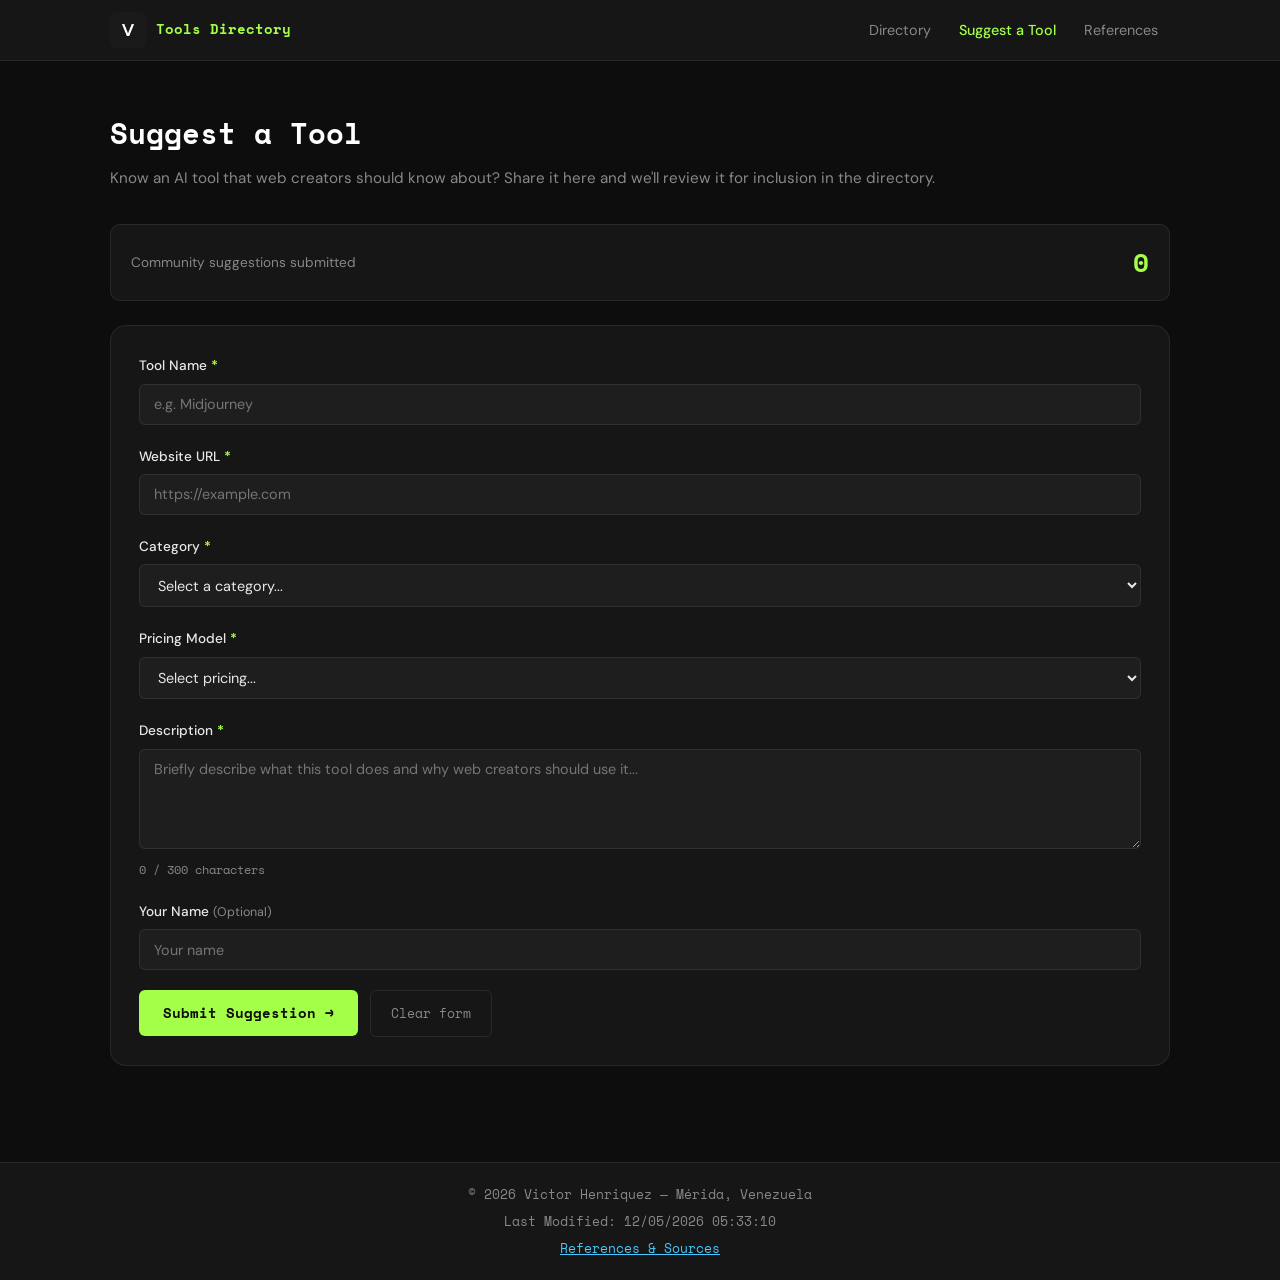
<file: project/suggest.html>
<!DOCTYPE html>
<html lang="en-US">
<head>
    <meta charset="UTF-8">
    <meta name="viewport" content="width=device-width, initial-scale=1.0">
    <meta name="description" content="Suggest a new AI tool to be added to the AI Tools Directory for Web Creators. Share tools that help designers and developers work smarter.">
    <meta name="author" content="Victor Henriquez">
    <title>Suggest a Tool — AI Tools Directory</title>
    <link rel="preconnect" href="https://fonts.googleapis.com">
    <link rel="preconnect" href="https://fonts.gstatic.com" crossorigin>
    <link rel="stylesheet" href="https://fonts.googleapis.com/css2?family=Space+Mono:wght@400;700&family=DM+Sans:ital,opsz,wght@0,9..40,300;0,9..40,400;0,9..40,500;1,9..40,300&display=swap">
    <link rel="stylesheet" href="styles/main.css">
    <style>
    /* Critical layout CSS */
    body { margin: 0; font-family: 'DM Sans', sans-serif; background: #0d0d0d; color: #e8e8e8; }
    .page-inner { max-width: 1100px; margin: 0 auto; padding: 3rem 1.25rem 6rem; }
    </style>
    <script src="scripts/suggest.js" defer></script>
</head>
<body>

    <header class="site-header">
        <div class="header-inner">
            <a href="index.html" class="logo">
                <img src="images/logo.avif" alt="AI Tools Directory Logo" class="logo-img" width="36" height="36" loading="lazy">
                <span class="logo-text">Tools Directory</span>
            </a>
            <button class="nav-toggle" id="nav-toggle" aria-label="Toggle navigation">&#9776;</button>
            <nav class="main-nav" id="main-nav">
                <a href="index.html" class="nav-link">Directory</a>
                <a href="suggest.html" class="nav-link active">Suggest a Tool</a>
                <a href="references.html" class="nav-link">References</a>
            </nav>
        </div>
    </header>

    <main>
        <div class="page-inner">

            <h1 class="page-title">Suggest a Tool</h1>
            <p class="page-subtitle">Know an AI tool that web creators should know about? Share it here and we'll review it for inclusion in the directory.</p>

            <!-- Submission counter -->
            <div class="suggest-stats">
                <span class="stat-label">Community suggestions submitted</span>
                <span class="stat-number" id="suggestion-count">0</span>
            </div>

            <!-- Form -->
            <form class="suggest-form" id="suggest-form" method="get" action="#" novalidate>

                <div class="form-group">
                    <label for="tool-name">Tool Name <span class="required-mark">*</span></label>
                    <input type="text" id="tool-name" name="toolName" placeholder="e.g. Midjourney" required>
                    <span class="field-error" id="error-tool-name" hidden>Please enter the tool name.</span>
                </div>

                <div class="form-group">
                    <label for="tool-url">Website URL <span class="required-mark">*</span></label>
                    <input type="url" id="tool-url" name="toolUrl" placeholder="https://example.com" required>
                    <span class="field-error" id="error-tool-url" hidden>Please enter a valid URL (include https://).</span>
                </div>

                <div class="form-group">
                    <label for="tool-category">Category <span class="required-mark">*</span></label>
                    <select id="tool-category" name="toolCategory" required>
                        <option value="" disabled selected>Select a category...</option>
                        <option value="design">Design</option>
                        <option value="coding">Coding</option>
                        <option value="copywriting">Copywriting</option>
                        <option value="seo">SEO</option>
                        <option value="image">Image Generation</option>
                    </select>
                    <span class="field-error" id="error-tool-category" hidden>Please select a category.</span>
                </div>

                <div class="form-group">
                    <label for="tool-free">Pricing Model <span class="required-mark">*</span></label>
                    <select id="tool-free" name="toolFree" required>
                        <option value="" disabled selected>Select pricing...</option>
                        <option value="true">Free / Free tier available</option>
                        <option value="false">Paid only</option>
                    </select>
                    <span class="field-error" id="error-tool-free" hidden>Please select a pricing model.</span>
                </div>

                <div class="form-group">
                    <label for="tool-desc">Description <span class="required-mark">*</span></label>
                    <textarea id="tool-desc" name="toolDesc" placeholder="Briefly describe what this tool does and why web creators should use it..." required></textarea>
                    <span class="field-hint" id="char-count">0 / 300 characters</span>
                    <span class="field-error" id="error-tool-desc" hidden>Please write a description (at least 20 characters).</span>
                </div>

                <div class="form-group">
                    <label for="submitter-name">Your Name <span class="optional">(Optional)</span></label>
                    <input type="text" id="submitter-name" name="submitterName" placeholder="Your name">
                </div>

                <div class="form-row">
                    <button type="submit" class="submit-btn">Submit Suggestion →</button>
                    <button type="button" class="reset-btn" id="reset-btn">Clear form</button>
                </div>

            </form>

            <!-- Success message -->
            <div class="success-msg" id="success-msg" hidden>
                <span class="success-icon">✓</span>
                <div>
                    <p class="success-title">Suggestion submitted!</p>
                    <p class="success-body" id="success-body"></p>
                </div>
            </div>

            <!-- Recent suggestions -->
            <div class="recent-section" id="recent-section" hidden>
                <h2 class="recent-title">Your recent suggestions</h2>
                <ul class="recent-list" id="recent-list"></ul>
                <button class="clear-btn" id="clear-btn">Clear history</button>
            </div>

        </div>
    </main>

    <footer class="site-footer">
        <div class="footer-inner">
            <p>&#169; <span id="currentyear"></span> Victor Henriquez &mdash; Mérida, Venezuela</p>
            <p id="lastModified"></p>
            <p><a href="references.html" class="footer-link">References &amp; Sources</a></p>
        </div>
    </footer>

</body>
</html>
</file>
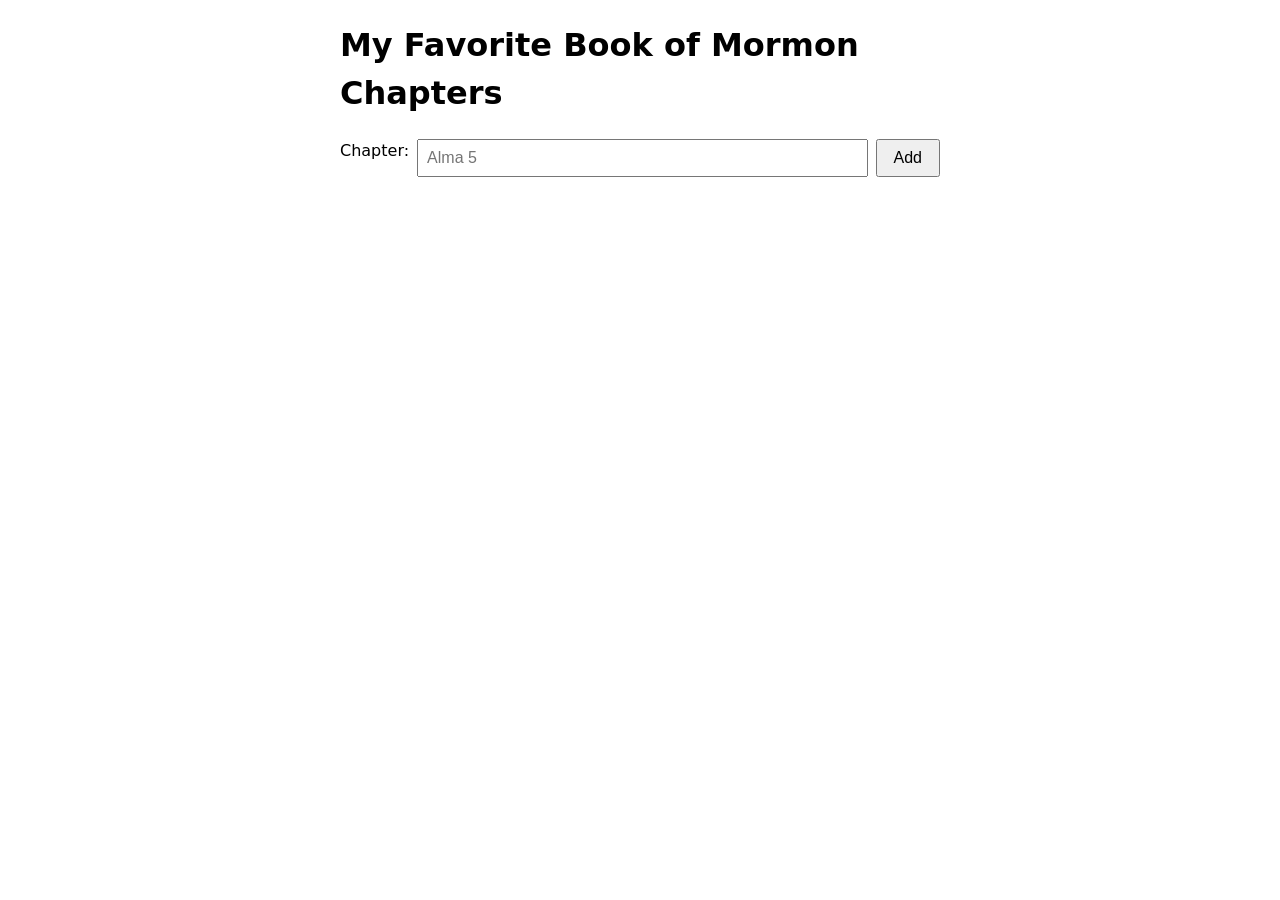
<file: week02/bom.html>
<!DOCTYPE html>
<html lang="en">
<head>
    <meta charset="UTF-8">
    <meta http-equiv="X-UA-Compatible" content="IE=edge">
    <meta name="viewport" content="width=device-width, initial-scale=1.0">
    <title>Book of Mormon Chapters</title>
    <link rel="stylesheet" href="styles/bom.css">
</head>
<body>
    <main>
        <h1>My Favorite Book of Mormon Chapters</h1>
        <form id="chapter-form" action="" onsubmit="return false;">
            <label for="favchap">Chapter:</label>
            <input type="text" id="favchap" placeholder="Alma 5">
            <button type="button" id="add-btn">Add</button>
        </form>
        <ul id="chapters"></ul>
    </main>
    <script src="scripts/bom.js"></script>
</body>
</html>
</file>
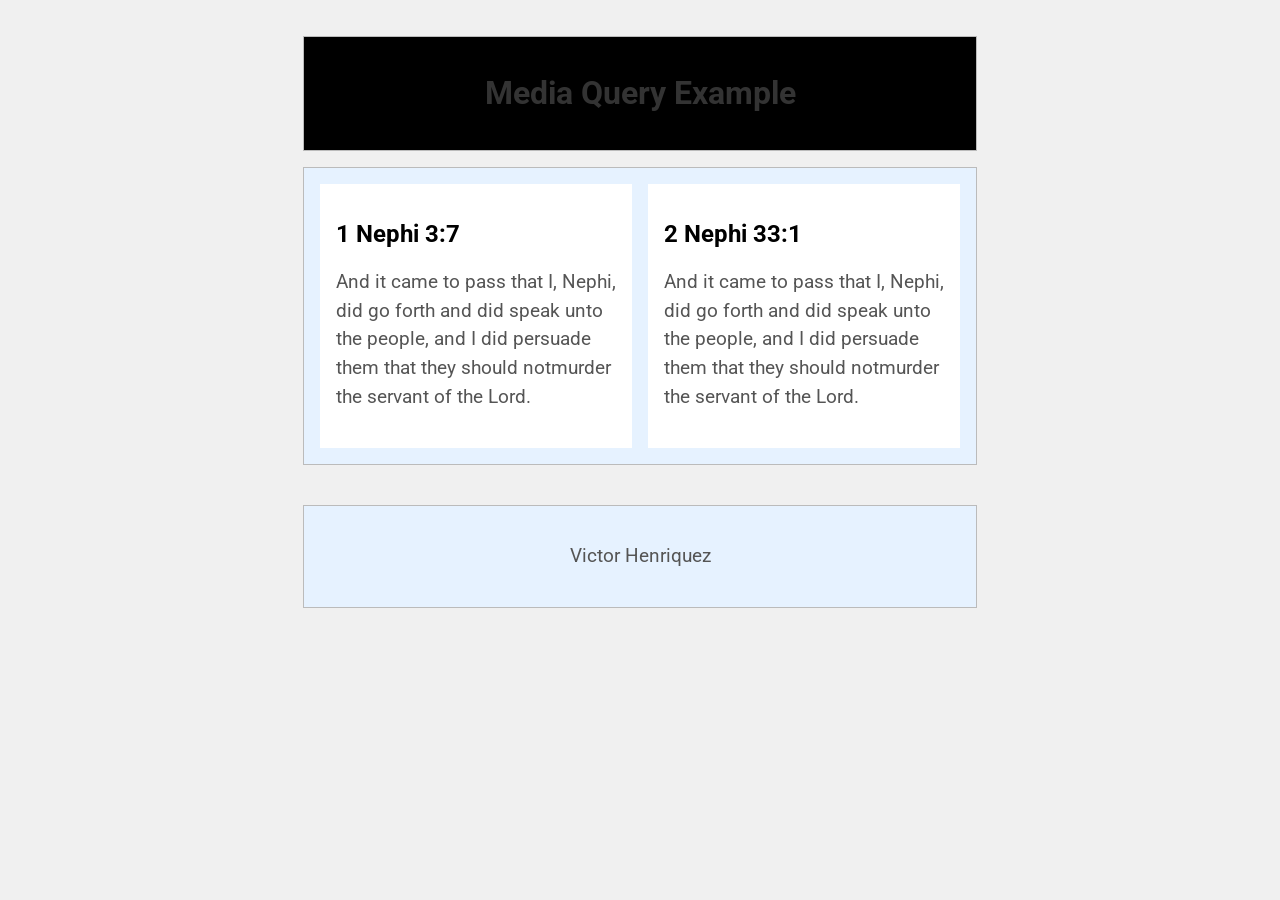
<file: week02/media-query.html>
<!DOCTYPE html>
<html lang="en">
<head>
    <meta charset="UTF-8">
    <meta name="viewport" content="width=device-width, initial-scale=1.0">
    <title>WDD 131 - Media Query Example</title>
    <meta name="description" content="A simple webpage to display scripture.">
    <meta name="author" content="Victor Henriquez">
    <link rel="preconnect" href="https://fonts.googleapis.com">
    <link rel="preconnect" href="https://fonts.gstatic.com" crossorigin>
    <link href="https://fonts.googleapis.com/css2?family=Roboto:ital,wght@0,100..900;1,100..900&display=swap"
    rel="stylesheet">
    <link rel="stylesheet" href="styles/media-query.css"> 
    <link rel="stylesheet" href="styles/media-query-large.css">   
</head>
<body>
    <header>
        <h1>Media Query Example</h1>
    </header>
    <main>
        <section>
            <h2>1 Nephi 3:7</h2>
            <p>And it came to pass that I, Nephi, did go forth and did speak unto the people, and I did persuade them that they should notmurder the servant of the Lord.</p>
        </section>
        <section>
            <h2>2 Nephi 33:1</h2>
            <p>And it came to pass that I, Nephi, did go forth and did speak unto the people, and I did persuade them that they should notmurder the servant of the Lord.</p>
        </section>
    </main>
    <footer>
        <p>Victor Henriquez</p>
    </footer>
</body>
</html>
</file>
<file: styles/base.css>
body {
    font-family: "Roboto", sans-serif;
    font-weight: 400;
    margin: 0;
}

#course-title {
    display: block;
    text-align: center;
    padding: 20px;
    background-color: #57c81f;
    color: #0f2b7c;
}

nav {
    background-color: #0f2b7c;
    color: #fff;
}

nav ul {
    display: flex;
    list-style-type: none;
    align-items: center;
    margin: 0 auto;
}

nav ul li {
    flex: 1 1 100%;
}

nav a {
    display: block;
    color: #fff;
    text-decoration: none;
    text-align: center;
    padding: 1rem;
}

nav a:hover {
    color: #57c81f;
    text-decoration: underline;
}

header {
    display: block;
}

h1 {
    grid-column: 1 / 3;
    padding: 1rem;
    color: #0f2b7c;
    font-size: 2rem;
    text-align: center;
    margin: 0;
}

main {
    display: grid;
    grid-template-columns: 1fr 1fr;
    gap: 25px;
    padding: 20px;
    max-width: 1200px;
    margin: 0 auto;
}

.card {
    border: 1px solid #d0d0d0;
    border-radius: 5px;
}

.card h2 {
    text-align: center;
    background-color: #0f2b7c;
    margin: 0;
    color: #fff;
    padding: 5px;
    border-radius: 5px 5px 0px 0px;

}

.card img {
    width: 130px;
    height: auto;
    display: block;
}

.card p {
    padding: 15px;
}

.victor {
    float: right;
    padding: 15px;
}

figcaption {
    font-style: italic;
    margin-top: 5px;
}

section.card figure {
    float: left;
    margin: 0;
    width: 150px;
    padding: 15px;
    text-align: center;
}

section.card figure img {
    width: 100%;
    height: auto;
}

.card h3 {
    text-align: center;
    border-bottom: 1px solid #d0d0d0;
    margin: 20px 40px;
    padding-bottom: 10px;
    font-size: 1.2rem;
    clear: both;
}

.bandera_text {
    margin: 0;
    width: 80%;
}

footer {
    margin-top: 20px;
    padding: 20px;
    background-color: #0f2b7c;
    color: #fff;
    text-align: center;
    border-top: 5px solid #57c81f;
}

footer p {
    margin: 5px 0;
}

#lastModified {
    color: #57c81f;
    font-weight: bold;
}

.card:last-of-type {
    display: flex;
    flex-direction: column;
}

.card:last-of-type ul {
    flex-grow: 1;
    display: flex;
    flex-direction: column;
    justify-content: center;
    margin: 0;
    padding-left: 60px;
    list-style-position: inside;
}

.card:last-of-type ul li {
    margin-bottom: 10px;
}
</file>
<file: project/styles/main.css>
/* ── Font Metrics (prevent CLS) ─────────────────────────────── */
@font-face {
    font-family: 'Space Mono-fallback';
    src: local('Arial');
    size-adjust: 107%;
    ascent-override: 100%;
    descent-override: 25%;
}

@font-face {
    font-family: 'DM Sans-fallback';
    src: local('Arial');
    size-adjust: 113%;
    ascent-override: 90%;
    descent-override: 25%;
}

/* ── Variables ─────────────────────────────────────────────── */
:root {
    --color-bg: #0d0d0d;
    --color-surface: #161616;
    --color-surface-2: #1e1e1e;
    --color-primary: #a3ff47;
    --color-primary-dark: #7acc2e;
    --color-primary-dim: #a3ff471f;
    --color-accent: #47c8ff;
    --color-accent-dim: #47c8ff1a;
    --color-text: #e8e8e8;
    --color-text-muted: #888888;
    --color-border: #ffffff14;
    --color-border-hover: #ffffff29;
    --color-white: #ffffff;
    --color-danger: #ff4747;
    --color-danger-dim: #ff47471a;
    --font-heading: 'Space Mono', 'Space Mono-fallback', monospace;
    --font-body: 'DM Sans', 'DM Sans-fallback', sans-serif;
    --radius-sm: 6px;
    --radius-md: 10px;
    --radius-lg: 16px;
    --shadow: #00000040;
    font-display: swap;
}

/* ── Reset ─────────────────────────────────────────────────── */
*, *::before, *::after { margin: 0; padding: 0; box-sizing: border-box; }

html { scroll-behavior: smooth; }

body {
    font-family: var(--font-body);
    background: var(--color-bg);
    color: var(--color-text);
    line-height: 1.7;
    min-height: 100dvh;
    display: flex;
    flex-direction: column;
}

a { color: inherit; text-decoration: none; }

img { display: block; max-width: 100%; }

/* ── Header ────────────────────────────────────────────────── */
.site-header {
    background: var(--color-surface);
    border-bottom: 1px solid var(--color-border);
    position: sticky;
    top: 0;
    z-index: 100;
    contain: layout style;
}

.header-inner {
    max-width: 1100px;
    margin: 0 auto;
    padding: 0 1.25rem;
    height: 60px;
    display: flex;
    align-items: center;
    justify-content: space-between;
    gap: 1rem;
}

.logo {
    display: flex;
    align-items: center;
    gap: 0.6rem;
    text-decoration: none;
    flex-shrink: 0;
}

.logo-img {
    width: 36px;
    height: 36px;
    object-fit: contain;
    border-radius: var(--radius-sm);
}

.logo-text {
    font-family: var(--font-heading);
    font-size: 0.85rem;
    color: var(--color-primary);
    font-weight: 700;
}

.nav-toggle {
    background: none;
    border: none;
    color: var(--color-text);
    font-size: 1.3rem;
    cursor: pointer;
    padding: 0.25rem;
    line-height: 1;
}

.main-nav {
    display: none;
    flex-direction: column;
    position: absolute;
    top: 60px;
    left: 0;
    right: 0;
    background: var(--color-surface);
    border-bottom: 1px solid var(--color-border);
    padding: 0.75rem 1.25rem 1rem;
    gap: 0.25rem;
}

.main-nav.open { display: flex; }

.nav-link {
    font-size: 0.9rem;
    color: var(--color-text-muted);
    padding: 0.5rem 0.75rem;
    border-radius: var(--radius-sm);
    transition: color 0.15s, background 0.15s;
    font-weight: 400;
}

.nav-link:hover {
    color: var(--color-text);
    background: var(--color-surface-2);
}

.nav-link.active {
    color: var(--color-primary);
    font-weight: 500;
}

/* ── Hero ──────────────────────────────────────────────────── */
.hero {
    border-bottom: 1px solid var(--color-border);
    background: var(--color-surface);
    min-height: 160px;
    contain: layout style;
}

.hero-inner {
    max-width: 1100px;
    margin: 0 auto;
    padding: 3rem 1.25rem 2.5rem;
}

.hero-eyebrow {
    font-family: var(--font-heading);
    font-size: 0.72rem;
    color: var(--color-primary);
    letter-spacing: 0.1em;
    text-transform: uppercase;
    margin-bottom: 0.75rem;
}

.hero-title {
    font-family: var(--font-heading);
    font-size: clamp(1.5rem, 4vw, 2.4rem);
    color: var(--color-white);
    line-height: 1.25;
    margin-bottom: 1rem;
}

.hero-subtitle {
    font-size: 1rem;
    color: var(--color-text-muted);
    max-width: 520px;
    line-height: 1.7;
}

/* ── Controls ──────────────────────────────────────────────── */
.controls {
    border-bottom: 1px solid var(--color-border);
    background: var(--color-surface);
    position: sticky;
    top: 60px;
    z-index: 90;
}

.controls-inner {
    max-width: 1100px;
    margin: 0 auto;
    padding: 0.85rem 1.25rem;
    display: flex;
    flex-direction: column;
    gap: 0.5rem;
}

.filter-row {
    display: flex;
    gap: 0.4rem;
    flex-wrap: wrap;
}

.filter-btn {
    font-family: var(--font-heading);
    font-size: 0.72rem;
    padding: 0.35rem 0.85rem;
    border-radius: 99px;
    border: 1px solid var(--color-border);
    background: none;
    color: var(--color-text-muted);
    cursor: pointer;
    transition: all 0.15s;
    white-space: nowrap;
}

.filter-btn:hover {
    border-color: var(--color-border-hover);
    color: var(--color-text);
}

.filter-btn.active {
    background: var(--color-primary);
    border-color: var(--color-primary);
    color: var(--color-bg);
}

.results-count {
    font-size: 0.78rem;
    color: var(--color-text-muted);
    font-family: var(--font-heading);
}

/* ── Tools Grid ────────────────────────────────────────────── */
.tools-section {
    flex: 1;
    max-width: 1100px;
    width: 100%;
    margin: 0 auto;
    padding: 1.5rem 1.25rem 3rem;
    contain: layout style;
}

.tools-grid {
    display: grid;
    grid-template-columns: 1fr;
    gap: 1rem;
    min-height: 400px;
    content-visibility: auto;
    contain-intrinsic-size: 0 400px;
}

.empty-msg {
    text-align: center;
    color: var(--color-text-muted);
    padding: 3rem 1rem;
    font-size: 0.95rem;
}

.empty-msg a {
    color: var(--color-primary);
    text-decoration: underline;
}

/* ── Tool Card ─────────────────────────────────────────────── */
.tool-card {
    background: var(--color-surface);
    border: 1px solid var(--color-border);
    border-radius: var(--radius-md);
    padding: 1.25rem;
    display: flex;
    flex-direction: column;
    gap: 0.75rem;
    transition: border-color 0.15s;
    animation: fadeIn 0.25s ease;
}

@keyframes fadeIn {
    from { opacity: 0; transform: translateY(6px); }
    to   { opacity: 1; transform: translateY(0); }
}

.tool-card:hover {
    border-color: var(--color-border-hover);
}

.card-top {
    display: flex;
    align-items: flex-start;
    justify-content: space-between;
    gap: 0.75rem;
}

.card-icon {
    width: 42px;
    height: 42px;
    border-radius: var(--radius-sm);
    display: flex;
    align-items: center;
    justify-content: center;
    font-size: 1.2rem;
    flex-shrink: 0;
}

.card-icon.design      { background: #7f77dd29; }
.card-icon.coding      { background: var(--color-primary-dim); }
.card-icon.copywriting { background: #47c8ff1a; }
.card-icon.seo         { background: #ef9f271a; }
.card-icon.image       { background: #d85a301a; }

.fav-btn {
    background: none;
    border: none;
    color: var(--color-text-muted);
    font-size: 1.1rem;
    cursor: pointer;
    padding: 0.2rem;
    line-height: 1;
    transition: color 0.15s, transform 0.15s;
    flex-shrink: 0;
}

.fav-btn:hover { color: var(--color-primary); transform: scale(1.15); }
.fav-btn.saved { color: var(--color-primary); }

.card-name {
    font-family: var(--font-heading);
    font-size: 0.95rem;
    color: var(--color-white);
    font-weight: 700;
    margin-top: 0.5rem;
}

.card-category {
    display: inline-block;
    font-family: var(--font-heading);
    font-size: 0.65rem;
    padding: 2px 8px;
    border-radius: 99px;
    text-transform: uppercase;
    letter-spacing: 0.05em;
    margin-top: 0.25rem;
}

.card-category.design      { background: #7f77dd29; color: #afa9ec; }
.card-category.coding      { background: var(--color-primary-dim); color: var(--color-primary); }
.card-category.copywriting { background: var(--color-accent-dim); color: var(--color-accent); }
.card-category.seo         { background: #ef9f271a; color: #ef9f27; }
.card-category.image       { background: #d85a301a; color: #f0997b; }

.card-desc {
    font-size: 0.88rem;
    color: var(--color-text-muted);
    line-height: 1.65;
}

.card-footer {
    display: flex;
    align-items: center;
    justify-content: space-between;
    margin-top: auto;
    padding-top: 0.75rem;
    border-top: 1px solid var(--color-border);
}

.card-link {
    font-family: var(--font-heading);
    font-size: 0.72rem;
    color: var(--color-primary);
    text-decoration: none;
    transition: color 0.15s;
}

.card-link:hover { color: var(--color-primary-dark); }

.card-free {
    font-size: 0.72rem;
    color: var(--color-text-muted);
    font-family: var(--font-heading);
}

.card-free.yes { color: var(--color-primary); }

/* ── Suggest Page Form ─────────────────────────────────────── */
.page-inner {
    max-width: 600px;
    margin: 0 auto;
    padding: 2.5rem 1.25rem 4rem;
}

.page-title {
    font-family: var(--font-heading);
    font-size: clamp(1.2rem, 3vw, 1.8rem);
    color: var(--color-white);
    margin-bottom: 0.5rem;
}

.page-subtitle {
    font-size: 0.95rem;
    color: var(--color-text-muted);
    margin-bottom: 2rem;
}

.suggest-form {
    background: var(--color-surface);
    border: 1px solid var(--color-border);
    border-radius: var(--radius-lg);
    padding: 1.75rem;
    display: flex;
    flex-direction: column;
    gap: 1.25rem;
}

.form-group {
    display: flex;
    flex-direction: column;
    gap: 0.4rem;
}

.form-group label {
    font-size: 0.85rem;
    font-weight: 500;
    color: var(--color-text);
}

.form-group .optional {
    color: var(--color-text-muted);
    font-weight: 400;
    font-size: 0.78rem;
}

.form-group input,
.form-group select,
.form-group textarea {
    background: var(--color-surface-2);
    border: 1px solid var(--color-border);
    border-radius: var(--radius-sm);
    padding: 0.65rem 0.85rem;
    color: var(--color-text);
    font-family: var(--font-body);
    font-size: 0.9rem;
    width: 100%;
    transition: border-color 0.15s;
}

.form-group input:focus,
.form-group select:focus,
.form-group textarea:focus {
    outline: none;
    border-color: var(--color-primary);
    box-shadow: 0 0 0 3px var(--color-primary-dim);
}

.form-group select option {
    background: var(--color-surface-2);
}

.form-group textarea { resize: vertical; min-height: 100px; }

.submit-btn {
    background: var(--color-primary);
    color: var(--color-bg);
    border: none;
    border-radius: var(--radius-sm);
    padding: 0.8rem 1.5rem;
    font-family: var(--font-heading);
    font-size: 0.85rem;
    font-weight: 700;
    cursor: pointer;
    transition: background 0.15s;
    align-self: flex-start;
}

.submit-btn:hover { background: var(--color-primary-dark); }

.success-msg {
    background: var(--color-primary-dim);
    border: 1px solid var(--color-primary);
    border-radius: var(--radius-sm);
    padding: 1rem 1.25rem;
    font-size: 0.9rem;
    color: var(--color-primary);
    display: none;
}

.success-msg.visible { display: block; }

/* ── Suggest Page extras ───────────────────────────────────── */
.suggest-stats {
    display: flex;
    align-items: center;
    justify-content: space-between;
    background: var(--color-surface);
    border: 1px solid var(--color-border);
    border-radius: var(--radius-md);
    padding: 1rem 1.25rem;
    margin-bottom: 1.5rem;
}

.stat-label {
    font-size: 0.85rem;
    color: var(--color-text-muted);
}

.stat-number {
    font-family: var(--font-heading);
    font-size: 1.6rem;
    color: var(--color-primary);
    font-weight: 700;
}

.required-mark {
    color: var(--color-primary);
    font-weight: 700;
}

.field-error {
    font-size: 0.78rem;
    color: var(--color-danger);
    margin-top: 0.2rem;
}

.field-hint {
    font-size: 0.78rem;
    color: var(--color-text-muted);
    margin-top: 0.2rem;
    font-family: var(--font-heading);
}

.field-hint.over-limit {
    color: var(--color-danger);
}

.form-group input.invalid,
.form-group select.invalid,
.form-group textarea.invalid {
    border-color: var(--color-danger);
    box-shadow: 0 0 0 3px var(--color-danger-dim);
}

.form-row {
    display: flex;
    gap: 0.75rem;
    align-items: center;
    flex-wrap: wrap;
}

.reset-btn {
    background: none;
    border: 1px solid var(--color-border);
    border-radius: var(--radius-sm);
    padding: 0.8rem 1.25rem;
    font-family: var(--font-heading);
    font-size: 0.8rem;
    color: var(--color-text-muted);
    cursor: pointer;
    transition: all 0.15s;
}

.reset-btn:hover {
    border-color: var(--color-border-hover);
    color: var(--color-text);
}

.success-msg {
    display: none;
    background: var(--color-primary-dim);
    border: 1px solid var(--color-primary);
    border-radius: var(--radius-md);
    padding: 1.25rem 1.5rem;
    gap: 1rem;
    align-items: flex-start;
    margin-top: 1.5rem;
}

.success-msg:not([hidden]) { display: flex; }

.success-icon {
    width: 32px;
    height: 32px;
    background: var(--color-primary);
    color: var(--color-bg);
    border-radius: 50%;
    display: flex;
    align-items: center;
    justify-content: center;
    font-size: 1rem;
    font-weight: 700;
    flex-shrink: 0;
}

.success-title {
    font-family: var(--font-heading);
    font-size: 0.9rem;
    color: var(--color-primary);
    margin-bottom: 0.3rem;
}

.success-body {
    font-size: 0.88rem;
    color: var(--color-text-muted);
}

.recent-section {
    margin-top: 2rem;
}

.recent-title {
    font-family: var(--font-heading);
    font-size: 0.9rem;
    color: var(--color-text);
    margin-bottom: 1rem;
}

.recent-list {
    list-style: none;
    display: flex;
    flex-direction: column;
    gap: 0.5rem;
    margin-bottom: 1rem;
}

.recent-item {
    background: var(--color-surface);
    border: 1px solid var(--color-border);
    border-radius: var(--radius-sm);
    padding: 0.65rem 1rem;
    display: flex;
    align-items: center;
    gap: 0.75rem;
    flex-wrap: wrap;
}

.recent-name {
    font-size: 0.88rem;
    color: var(--color-text);
    font-weight: 500;
    flex: 1;
    min-width: 100px;
}

.recent-date {
    font-size: 0.75rem;
    color: var(--color-text-muted);
    font-family: var(--font-heading);
}

.clear-btn {
    background: none;
    border: none;
    font-size: 0.78rem;
    color: var(--color-text-muted);
    cursor: pointer;
    text-decoration: underline;
    padding: 0;
    font-family: var(--font-body);
}

.clear-btn:hover { color: var(--color-danger); }

/* ── References Page ───────────────────────────────────────── */
.ref-section {
    margin-bottom: 2.5rem;
}

.ref-section-title {
    font-family: var(--font-heading);
    font-size: 0.9rem;
    color: var(--color-primary);
    margin-bottom: 0.4rem;
    text-transform: uppercase;
    letter-spacing: 0.06em;
}

.ref-section-desc {
    font-size: 0.85rem;
    color: var(--color-text-muted);
    margin-bottom: 1rem;
}

.references-list {
    list-style: none;
    display: flex;
    flex-direction: column;
    gap: 0.75rem;
}

.references-list li {
    font-size: 0.88rem;
    color: var(--color-text-muted);
    padding-bottom: 0.75rem;
    border-bottom: 1px solid var(--color-border);
    line-height: 1.6;
    display: flex;
    flex-direction: column;
    gap: 0.2rem;
}

.references-list li:last-child { border-bottom: none; }

.references-list a {
    color: var(--color-accent);
    font-size: 0.8rem;
    font-family: var(--font-heading);
    word-break: break-all;
}

.references-list a:hover {
    color: var(--color-primary);
}

/* ── Footer ────────────────────────────────────────────────── */
.site-footer {
    background: var(--color-surface);
    border-top: 1px solid var(--color-border);
    margin-top: auto;
}

.footer-inner {
    max-width: 1100px;
    margin: 0 auto;
    padding: 1.25rem;
    text-align: center;
    display: flex;
    flex-direction: column;
    gap: 0.3rem;
    font-size: 0.82rem;
    color: var(--color-text-muted);
    font-family: var(--font-heading);
}

.footer-link {
    color: var(--color-accent);
    text-decoration: underline;
    font-size: 0.8rem;
}

/* ── Responsive ────────────────────────────────────────────── */
@media (min-width: 640px) {

    .nav-toggle { display: none; }

    .main-nav {
        display: flex;
        flex-direction: row;
        position: static;
        background: none;
        border: none;
        padding: 0;
        gap: 0.25rem;
    }

    .tools-grid {
        grid-template-columns: repeat(2, 1fr);
    }
}

@media (min-width: 900px) {
    .tools-grid {
        grid-template-columns: repeat(3, 1fr);
    }
}
</file>
<file: styles/form.css>
:root {
    --color-bg: #f0eef5;
    --color-surface: #ffffff;
    --color-header: #3b1a5e;
    --color-primary: #5b2d8e;
    --color-primary-hover: #7a3db8;
    --color-text: #1e1e1e;
    --color-text-muted: #666666;
    --color-border: #cccccc;
    --color-optional: #9b59b6;
    --color-footer-bg: #3b1a5e;
    --color-footer-text: #f0eef5;
    --color-whitte: #ffffff;
    --color-focus-ring: #5b2d8e1f;
    --font-heading: 'Space Mono', monospace;
    --font-body: 'DM Sans', sans-serif;
    --radius: 8px;
}

* { margin: 0; padding: 0; box-sizing: border-box; }

body {
    font-family: var(--font-body);
    background: var(--color-bg);
    color: var(--color-text);
    min-height: 100vh;
    display: flex;
    flex-direction: column;
}

/* HEADER */
header {
    background: var(--color-header);
    color: var(--color-whitte);
    text-align: center;
    padding: 1.25rem 1rem;
}

header h1 {
    font-family: var(--font-heading);
    font-size: 1.3rem;
    letter-spacing: 0.03em;
}

/* MAIN */
main {
    flex: 1;
    max-width: 480px;
    width: 100%;
    margin: 1.5rem auto;
    padding: 0 1rem;
}

/* FORM */
form {
    background: var(--color-surface);
    border-radius: var(--radius);
    padding: 1.5rem;
    display: flex;
    flex-direction: column;
    gap: 1.25rem;
}

.field-group {
    display: flex;
    flex-direction: column;
    gap: 0.4rem;
}

label {
    font-weight: 600;
    font-size: 0.95rem;
    color: var(--color-text);
}

.optional {
    font-weight: 400;
    font-size: 0.82rem;
    color: var(--color-optional);
}

select,
input[type="date"],
input[type="text"],
textarea {
    width: 100%;
    padding: 0.6rem 0.75rem;
    border: 1px solid var(--color-border);
    border-radius: var(--radius);
    font-family: var(--font-body);
    font-size: 0.95rem;
    color: var(--color-text);
    background: var(--color-surface);
    transition: border-color 0.2s;
}

select:focus,
input:focus,
textarea:focus {
    outline: none;
    border-color: var(--color-primary);
    box-shadow: 0 0 0 3px var(--color-focus-ring);
}

textarea {
    resize: vertical;
    min-height: 120px;
}

/* RATING */
.rating-fieldset,
.check-fieldset {
    border: none;
    padding: 0;
}

.rating-fieldset legend,
.check-fieldset legend {
    font-weight: 600;
    font-size: 0.95rem;
    margin-bottom: 0.6rem;
    color: var(--color-text);
    line-height: 1.5;
}

.star-row {
    display: flex;
    gap: 0.5rem;
    flex-wrap: wrap;
}

.star-item {
    display: flex;
    flex-direction: column;
    align-items: center;
    gap: 0.25rem;
}

.star-item input[type="radio"] {
    accent-color: var(--color-primary);
    width: 18px;
    height: 18px;
    cursor: pointer;
}

.star-item label {
    cursor: pointer;
    font-size: 0.85rem;
    color: var(--color-primary);
    font-weight: 400;
}

/* CHECKBOXES */
.check-item {
    display: flex;
    align-items: center;
    gap: 0.6rem;
    padding: 0.2rem 0;
}

.check-item input[type="checkbox"] {
    width: 18px;
    height: 18px;
    accent-color: var(--color-primary);
    cursor: pointer;
    flex-shrink: 0;
}

.check-item label {
    font-weight: 400;
    font-size: 0.95rem;
    cursor: pointer;
}

/* SUBMIT */
input[type="submit"] {
    background: var(--color-primary);
    color: var(--color-whitte);
    border: none;
    padding: 0.85rem;
    border-radius: var(--radius);
    font-family: var(--font-heading);
    font-size: 1rem;
    cursor: pointer;
    transition: background 0.2s;
    width: 100%;
    letter-spacing: 0.02em;
}

input[type="submit"]:hover {
    background: var(--color-primary-hover);
}

/* CONFIRMATION */
.confirmation-card {
    background: var(--color-surface);
    border-radius: var(--radius);
    padding: 2rem 1.5rem;
    text-align: center;
    display: flex;
    flex-direction: column;
    align-items: center;
    gap: 1rem;
}

.check-icon {
    width: 60px;
    height: 60px;
    background: var(--color-primary);
    color: var(--color-whitte);
    border-radius: 50%;
    display: flex;
    align-items: center;
    justify-content: center;
    font-size: 1.8rem;
}

.confirmation-card h2 {
    font-family: var(--font-heading);
    font-size: 1.1rem;
    color: var(--color-header);
}

.confirm-msg {
    color: var(--color-text-muted);
    font-size: 0.95rem;
}

.review-count-box {
    background: var(--color-bg);
    border: 1px solid var(--color-border);
    border-radius: var(--radius);
    padding: 1rem 1.5rem;
    display: flex;
    flex-direction: column;
    align-items: center;
    gap: 0.25rem;
    width: 100%;
}

.count-label {
    font-size: 0.85rem;
    color: var(--color-text-muted);
}

.count-number {
    font-family: var(--font-heading);
    font-size: 2.5rem;
    color: var(--color-primary);
    font-weight: 700;
}

.back-link {
    display: inline-block;
    background: var(--color-primary);
    color: var(--color-whitte);
    text-decoration: none;
    padding: 0.75rem 1.5rem;
    border-radius: var(--radius);
    font-weight: 600;
    font-size: 0.95rem;
    transition: background 0.2s;
    margin-top: 0.5rem;
}

.back-link:hover {
    background: var(--color-primary-hover);
}

/* FOOTER */
footer {
    background: var(--color-footer-bg);
    color: var(--color-footer-text);
    text-align: center;
    padding: 1.25rem 1rem;
    font-size: 0.85rem;
    margin-top: auto;
}

footer p { margin: 0.2rem 0; }

/* DESKTOP */
@media (min-width: 640px) {
    main {
        margin: 2rem auto;
    }

    form {
        padding: 2rem;
    }

    .star-row {
        gap: 1rem;
    }
}
</file>
<file: styles/place.css>
:root {
    --color-primary: #1a3a5c;
    --color-secondary: #c8a84b;
    --color-accent: #2e6da4;
    --secondary-accent: #ffffff;
    --color-bg: #f4f1eb;
    --color-card: #ffffffeb;
    --color-text: #1e1e1e;
    --color-footer-bg: #1a3a5c;
    --color-footer-text: #ffffff;
    --font-heading: 'Merriweather', serif;
    --font-body: 'Open Sans', sans-serif;
    --shadow: 0 4px 16px #0000002e;
    --radius: 8px;
}

* {
    margin: 0;
    padding: 0;
    box-sizing: border-box;
}

body {
    font-family: var(--font-body);
    background-color: var(--color-bg);
    color: var(--color-text);
}

header {
    background-color: var(--color-primary);
    color: var(--secondary-accent);
    text-align: center;
    padding: 1.5rem 1rem;
}

header h1 {
    font-family: var(--font-heading);
    font-size: 2rem;
    letter-spacing: 0.05em;
}

.hero-container {
    display: flex;
    flex-direction: column;
}

.hero-container picture {
    width: 100%;
}

.hero-container img {
    width: 100%;
    display: block;
    object-fit: cover;
    max-height: 60vh;
}

.data-card,
.weather-card {
    background: var(--color-card);
    padding: 1.5rem 2rem;
    margin: 0;
}

.data-card h2,
.weather-card h2 {
    font-family: var(--font-heading);
    font-size: 1.6rem;
    color: var(--color-primary);
    margin-bottom: 1rem;
    text-align: center;
    border-bottom: 2px solid var(--color-secondary);
    padding-bottom: 0.5rem;
}

dl {
    display: grid;
    grid-template-columns: auto 1fr;
    gap: 0.5rem 1rem;
    max-width: 400px;
    margin: 0 auto;
}

dt {
    font-weight: 600;
    text-align: right;
    color: var(--color-primary);
}

dd {
    text-align: left;
}

/* WEATHER */
.weather-icon-mobile {
    display: block;
    width: 100px !important;
    height: 100px !important;
    margin: 0.5rem auto 1rem;
    object-fit: contain;
}

.weather-title::after {
    content: '';
    display: none;
}

footer {
    background-color: var(--color-footer-bg);
    color: var(--color-footer-text);
    text-align: center;
    padding: 1.25rem 1rem;
    font-size: 0.9rem;
}

footer p {
    margin: 0.25rem 0;
}

@media (min-width: 640px) {

    .hero-container {
        position: relative;
        display: block;
    }

    .hero-container picture {
        display: block;
        width: 100%;
    }

    .hero-container img {
        max-height: 80vh;
        width: 100%;
    }

    .data-card,
    .weather-card {
        position: absolute;
        top: 50%;
        transform: translateY(-50%);
        width: 260px;
        border-radius: var(--radius);
        box-shadow: var(--shadow);
        padding: 1.25rem 1.5rem;
    }

    .data-card {
        left: 2%;
    }

    .weather-card {
        right: 2%;
        top: 460px;
    }

    .weather-icon-mobile {
        display: none !important;
    }

    .weather-title::after {
        content: ' ⛅';
        display: inline;
        font-size: 1.4rem;
    }

    dl {
        grid-template-columns: auto 1fr;
        gap: 0.35rem 0.75rem;
        max-width: 100%;
    }

    dt, dd {
        font-size: 0.9rem;
    }
}
</file>
<file: styles/temples.css>
* {
    margin: 0;
    padding: 0;
    box-sizing: border-box;
}

body {
    font-family: "Roboto", sans-serif;
    font-weight: 400;
    background: #f5f5f5;
}

header {
    background-color: #0f2b7c;
    color: #fff;
    display: flex;
    align-items: center;
    justify-content: space-between;
    padding: 1rem;
}

header p {
    font-size: 1.4rem;
    font-weight: bold;
}

#hamburger {
    font-size: 1.5rem;
    background: none;
    border: none;
    color: #fff;
    cursor: pointer;
}

nav {
    display: none;
    flex-direction: column;
    position: absolute;
    top: 60px;
    right: 0;
    background-color: #0f2b7c;
    width: 100%;
    padding: 1rem;
    z-index: 10;
}

nav.open {
    display: flex;
}

nav a {
    color: #fff;
    text-decoration: none;
    padding: 0.5rem 1rem;
    font-size: 1rem;
}

nav a:hover {
    background-color: #091c54;
    border-radius: 4px;
}

main {
    max-width: 900px;
    margin: 1.5rem auto;
    padding: 0 1rem;
}

h1 {
    text-align: center;
    margin-bottom: 1.5rem;
    font-size: 1.5rem;
    color: #0f2b7c;
}

.gallery {
    display: grid;
    grid-template-columns: 1fr;
    gap: 1.5rem;
}

figure {
    background: #57c81f;
    border-radius: 6px;
    overflow: hidden;
    text-align: center;
}

figure img {
    width: 100%;
    display: block;
}

figcaption {
    color: #000;
    padding: 0.5rem;
    font-size: 0.9rem;
}

footer {
    background-color: #0f2b7c;
    color: #fff;
    text-align: center;
    padding: 1rem;
    font-size: 0.85rem;
    margin-top: 2rem;
}

footer p {
    margin: 0.25rem 0;
}
</file>
<file: styles/temples-large.css>
@media (min-width: 640px) {

    #hamburger {
        display: none;
    }

    nav {
        display: flex;
        flex-direction: row;
        position: static;
        width: auto;
        background: none;
        padding: 0;
    }

    nav a {
        padding: 0.4rem 0.75rem;
    }

    .gallery {
        grid-template-columns: repeat(3, 1fr);
    }
}
</file>
<file: project/styles/siteplan.css>
:root {
    --color-bg: #0d0d0d;
    --color-surface: #161616;
    --color-surface-2: #1e1e1e;
    --color-primary: #a3ff47;
    --color-primary-dim: rgba(163, 255, 71, 0.12);
    --color-accent: #47c8ff;
    --color-text: #e8e8e8;
    --color-text-muted: #888;
    --color-border: rgba(255,255,255,0.08);
    --font-mono: 'Space Mono', monospace;
    --font-body: 'DM Sans', sans-serif;
    --radius: 10px;
}

* { margin: 0; padding: 0; box-sizing: border-box; }

body {
    background: var(--color-bg);
    color: var(--color-text);
    font-family: var(--font-body);
    font-size: 16px;
    line-height: 1.7;
}

/* HEADER */
header {
    border-bottom: 1px solid var(--color-border);
    padding: 2rem 1.5rem;
    display: flex;
    align-items: center;
    gap: 1.25rem;
    background: var(--color-surface);
}

.logo {
    width: 48px;
    height: 48px;
    background: var(--color-primary);
    border-radius: 10px;
    display: flex;
    align-items: center;
    justify-content: center;
    font-family: var(--font-mono);
    font-size: 1.3rem;
    color: #0d0d0d;
    font-weight: 700;
    flex-shrink: 0;
}

header h1 {
    font-family: var(--font-mono);
    font-size: 1.1rem;
    color: var(--color-primary);
    font-weight: 700;
}

header p {
    font-size: 0.85rem;
    color: var(--color-text-muted);
}

/* MAIN */
main {
    max-width: 860px;
    margin: 0 auto;
    padding: 2rem 1.5rem 4rem;
}

/* SECTIONS */
section {
    margin-bottom: 3rem;
    background: var(--color-surface);
    border: 1px solid var(--color-border);
    border-radius: var(--radius);
    overflow: hidden;
}

.section-header {
    background: var(--color-surface-2);
    border-bottom: 1px solid var(--color-border);
    padding: 0.85rem 1.5rem;
    display: flex;
    align-items: center;
    gap: 0.75rem;
}

.section-number {
    font-family: var(--font-mono);
    font-size: 0.75rem;
    color: var(--color-primary);
    background: var(--color-primary-dim);
    padding: 2px 8px;
    border-radius: 4px;
}

.section-header h2 {
    font-family: var(--font-mono);
    font-size: 0.95rem;
    font-weight: 700;
    color: var(--color-text);
}

.section-body {
    padding: 1.5rem;
}

p { margin-bottom: 0.75rem; color: var(--color-text); }
p:last-child { margin-bottom: 0; }

.label {
    font-size: 0.75rem;
    text-transform: uppercase;
    letter-spacing: 0.1em;
    color: var(--color-text-muted);
    font-family: var(--font-mono);
    margin-bottom: 0.4rem;
}

.value-box {
    background: var(--color-surface-2);
    border: 1px solid var(--color-border);
    border-radius: 8px;
    padding: 1rem 1.25rem;
    margin-bottom: 1rem;
}

.value-box:last-child { margin-bottom: 0; }

.site-name-display {
    font-family: var(--font-mono);
    font-size: 1.4rem;
    color: var(--color-primary);
    font-weight: 700;
    margin-bottom: 0.5rem;
}

/* SCENARIOS */
.scenario {
    border-left: 3px solid var(--color-accent);
    padding: 0.75rem 1rem;
    background: rgba(71, 200, 255, 0.05);
    border-radius: 0 8px 8px 0;
    margin-bottom: 0.75rem;
    font-style: italic;
    color: var(--color-text-muted);
}

.scenario:last-child { margin-bottom: 0; }

/* COLOR SCHEMA */
.color-grid {
    display: grid;
    grid-template-columns: repeat(auto-fit, minmax(160px, 1fr));
    gap: 1rem;
}

.color-card {
    border-radius: 8px;
    overflow: hidden;
    border: 1px solid var(--color-border);
}

.color-swatch {
    height: 70px;
}

.color-info {
    background: var(--color-surface-2);
    padding: 0.6rem 0.75rem;
}

.color-name {
    font-family: var(--font-mono);
    font-size: 0.8rem;
    font-weight: 700;
    color: var(--color-text);
}

.color-hex {
    font-family: var(--font-mono);
    font-size: 0.75rem;
    color: var(--color-text-muted);
}

.color-use {
    font-size: 0.78rem;
    color: var(--color-text-muted);
    margin-top: 2px;
}

/* TYPOGRAPHY */
.font-card {
    background: var(--color-surface-2);
    border: 1px solid var(--color-border);
    border-radius: 8px;
    padding: 1.25rem;
    margin-bottom: 1rem;
}

.font-card:last-child { margin-bottom: 0; }

.font-tag {
    display: inline-block;
    font-family: var(--font-mono);
    font-size: 0.72rem;
    color: var(--color-primary);
    background: var(--color-primary-dim);
    padding: 2px 8px;
    border-radius: 4px;
    margin-bottom: 0.75rem;
}

.font-sample-mono {
    font-family: 'Space Mono', monospace;
    font-size: 1.6rem;
    color: var(--color-text);
    line-height: 1.3;
}

.font-sample-body {
    font-family: 'DM Sans', sans-serif;
    font-size: 1.4rem;
    color: var(--color-text);
    line-height: 1.4;
}

.font-meta {
    font-size: 0.8rem;
    color: var(--color-text-muted);
    margin-top: 0.5rem;
}

/* WIREFRAMES */
.wireframe-grid {
    display: grid;
    grid-template-columns: 1fr;
    gap: 2rem;
}

.wireframe-title {
    font-family: var(--font-mono);
    font-size: 0.8rem;
    color: var(--color-text-muted);
    text-align: center;
    margin-bottom: 0.75rem;
}

.wireframe {
    border: 1px dashed rgba(163, 255, 71, 0.3);
    border-radius: 8px;
    background: var(--color-surface-2);
    overflow: hidden;
}

/* Mobile wireframe */
.wf-mobile {
    max-width: 280px;
    margin: 0 auto;
}

.wf-block {
    background: rgba(255,255,255,0.04);
    border: 1px solid rgba(255,255,255,0.08);
    border-radius: 4px;
    display: flex;
    align-items: center;
    justify-content: center;
    font-size: 0.72rem;
    font-family: var(--font-mono);
    color: var(--color-text-muted);
}

.wf-header {
    background: rgba(163,255,71,0.08);
    border-bottom: 1px solid rgba(163,255,71,0.2);
    padding: 0.6rem 1rem;
    display: flex;
    justify-content: space-between;
    align-items: center;
}

.wf-header-label {
    font-family: var(--font-mono);
    font-size: 0.7rem;
    color: var(--color-primary);
}

.wf-hamburger {
    width: 18px;
    height: 12px;
    display: flex;
    flex-direction: column;
    justify-content: space-between;
}

.wf-hamburger span {
    display: block;
    height: 2px;
    background: var(--color-primary);
    border-radius: 1px;
}

.wf-hero {
    height: 80px;
    margin: 0.5rem;
    background: rgba(71,200,255,0.06);
    border: 1px dashed rgba(71,200,255,0.2);
    border-radius: 4px;
    display: flex;
    align-items: center;
    justify-content: center;
    font-size: 0.65rem;
    font-family: var(--font-mono);
    color: rgba(71,200,255,0.5);
}

.wf-search {
    margin: 0 0.5rem;
    height: 28px;
    background: rgba(255,255,255,0.04);
    border: 1px solid rgba(255,255,255,0.1);
    border-radius: 4px;
    display: flex;
    align-items: center;
    padding: 0 0.5rem;
    gap: 0.4rem;
}

.wf-search-icon {
    width: 10px;
    height: 10px;
    border: 1.5px solid var(--color-text-muted);
    border-radius: 50%;
}

.wf-search-text {
    font-size: 0.65rem;
    font-family: var(--font-mono);
    color: var(--color-text-muted);
}

.wf-filter-row {
    display: flex;
    gap: 4px;
    margin: 0.5rem;
    flex-wrap: wrap;
}

.wf-pill {
    height: 18px;
    padding: 0 8px;
    background: rgba(163,255,71,0.08);
    border: 1px solid rgba(163,255,71,0.2);
    border-radius: 9px;
    font-size: 0.6rem;
    font-family: var(--font-mono);
    color: var(--color-primary);
    display: flex;
    align-items: center;
}

.wf-cards {
    margin: 0.5rem;
    display: flex;
    flex-direction: column;
    gap: 6px;
}

.wf-card {
    height: 56px;
    background: rgba(255,255,255,0.03);
    border: 1px solid rgba(255,255,255,0.07);
    border-radius: 6px;
    padding: 0.4rem 0.6rem;
    display: flex;
    flex-direction: column;
    justify-content: space-between;
}

.wf-card-line {
    height: 7px;
    border-radius: 3px;
}

.wf-card-line.wide { background: rgba(255,255,255,0.12); width: 70%; }
.wf-card-line.narrow { background: rgba(255,255,255,0.06); width: 45%; }
.wf-card-line.tag { background: rgba(163,255,71,0.15); width: 30%; }

.wf-footer {
    margin-top: 0.5rem;
    padding: 0.5rem 1rem;
    background: rgba(163,255,71,0.05);
    border-top: 1px solid rgba(163,255,71,0.15);
    font-size: 0.6rem;
    font-family: var(--font-mono);
    color: var(--color-text-muted);
    text-align: center;
}

/* Desktop wireframe */
.wf-desktop-wrap {
    padding: 0.75rem;
}

.wf-desktop-header {
    background: rgba(163,255,71,0.08);
    border: 1px solid rgba(163,255,71,0.2);
    border-radius: 4px;
    padding: 0.5rem 1rem;
    display: flex;
    justify-content: space-between;
    align-items: center;
    margin-bottom: 0.5rem;
}

.wf-nav-links {
    display: flex;
    gap: 8px;
}

.wf-nav-link {
    width: 40px;
    height: 8px;
    background: rgba(255,255,255,0.1);
    border-radius: 2px;
}

.wf-desktop-hero {
    height: 100px;
    background: rgba(71,200,255,0.06);
    border: 1px dashed rgba(71,200,255,0.2);
    border-radius: 4px;
    margin-bottom: 0.5rem;
    display: flex;
    align-items: center;
    justify-content: center;
    flex-direction: column;
    gap: 0.4rem;
}

.wf-desktop-hero-title {
    height: 12px;
    width: 200px;
    background: rgba(163,255,71,0.2);
    border-radius: 3px;
}

.wf-desktop-hero-sub {
    height: 8px;
    width: 140px;
    background: rgba(255,255,255,0.08);
    border-radius: 3px;
}

.wf-desktop-controls {
    display: flex;
    gap: 6px;
    margin-bottom: 0.5rem;
    align-items: center;
}

.wf-desktop-search {
    flex: 1;
    height: 28px;
    background: rgba(255,255,255,0.04);
    border: 1px solid rgba(255,255,255,0.1);
    border-radius: 4px;
}

.wf-desktop-grid {
    display: grid;
    grid-template-columns: repeat(3, 1fr);
    gap: 6px;
    margin-bottom: 0.5rem;
}

.wf-desktop-card {
    height: 80px;
    background: rgba(255,255,255,0.03);
    border: 1px solid rgba(255,255,255,0.07);
    border-radius: 6px;
    padding: 0.5rem;
    display: flex;
    flex-direction: column;
    justify-content: space-between;
}

.wf-desktop-footer {
    height: 30px;
    background: rgba(163,255,71,0.05);
    border: 1px solid rgba(163,255,71,0.15);
    border-radius: 4px;
    display: flex;
    align-items: center;
    justify-content: center;
    font-size: 0.65rem;
    font-family: var(--font-mono);
    color: var(--color-text-muted);
}

/* FOOTER */
footer {
    background: var(--color-surface);
    border-top: 1px solid var(--color-border);
    text-align: center;
    padding: 1.25rem;
    font-size: 0.85rem;
    color: var(--color-text-muted);
    font-family: var(--font-mono);
}

/* RESPONSIVE */
@media (min-width: 640px) {
    .wireframe-grid {
        grid-template-columns: 1fr 2fr;
        align-items: start;
    }
}
</file>
<file: week02/styles/bom.css>
/* basic styling for BOM top‑10 interface */
body {
    font-family: system-ui, sans-serif;
    margin: 1rem;
    line-height: 1.5;
}

main {
    max-width: 600px;
    margin: auto;
}

form {
    display: flex;
    gap: 0.5rem;
    margin-bottom: 1rem;
}

input[type="text"] {
    flex: 1;
    padding: 0.5rem;
    font-size: 1rem;
}

button {
    padding: 0.5rem 1rem;
    font-size: 1rem;
    cursor: pointer;
}

ul#chapters {
    list-style: none;
    padding: 0;
}

ul#chapters li {
    display: flex;
    justify-content: space-between;
    align-items: center;
    padding: 0.3rem 0.5rem;
    border-bottom: 1px solid #ccc;
}

ul#chapters li button {
    background: none;
    border: none;
    color: red;
    font-size: 1.2rem;
}
</file>
<file: week02/styles/media-query.css>
body{
    font-family: 'Roboto', sans-serif;
    background-color: #f0f0f0;
    margin: 0;
    padding: 20px;
}

header,
main,
footer {
  max-width: 640px;
  margin: 1rem auto;
  border: 1px solid #bbb;
  padding: 1rem;
  background-color: #e6f2ff;
}

main {
  display: grid;
  grid-template-columns: 1fr;
  grid-gap: 1rem;
}

section {
  padding: 1rem;
  background-color: #fff;
}

h1 {
    color: #333;
    text-align: center;
}

p {
  color: #555;
  font-size: 1.2em;
  line-height: 1.5;
  max-width: 600px;
  margin: 20px auto;
}

footer {
    text-align: center;
    color: #777;
    margin-top: 40px;
}
</file>
<file: week02/styles/media-query-large.css>
@media screen and (min-width: 500px) {
  header {
    background-color: #000;
    color: #fff;
  }

  main {
    grid-template-columns: 1fr 1fr;
  }
}
</file>
